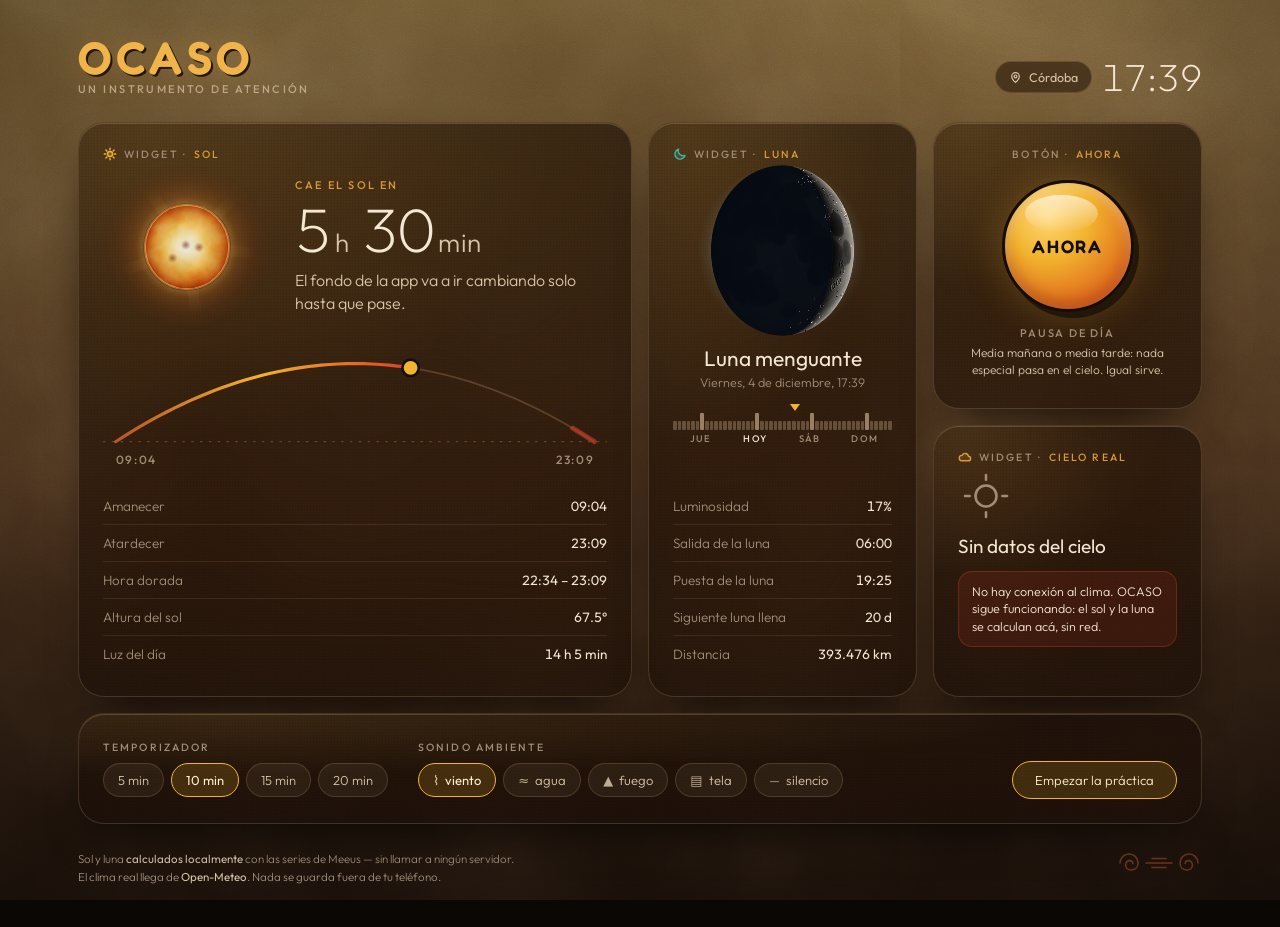
<file: index.html>
<!DOCTYPE html>
<html lang="es">
<head>
<meta charset="UTF-8">
<meta name="viewport" content="width=device-width, initial-scale=1, viewport-fit=cover">
<meta name="theme-color" content="#120B07">
<title>OCASO</title>
<meta name="description" content="OCASO no te dice que es hora de meditar: te muestra que el sol se pone en 40 minutos, hoy, donde estás. Sol, luna y cielo reales como disparador de la práctica.">
<link rel="preconnect" href="https://fonts.googleapis.com">
<link rel="preconnect" href="https://fonts.gstatic.com" crossorigin>
<link href="https://fonts.googleapis.com/css2?family=Fredoka:wght@400;500;600;700&family=Outfit:wght@200;300;400;500;600&display=swap" rel="stylesheet">
<link rel="icon" href="data:image/svg+xml,%3Csvg xmlns='http://www.w3.org/2000/svg' viewBox='0 0 32 32'%3E%3Crect width='32' height='32' rx='8' fill='%23140D08'/%3E%3Ccircle cx='16' cy='19' r='7' fill='%23F2B32E'/%3E%3Cpath d='M3 20h26' stroke='%23D9432A' stroke-width='2.5' stroke-linecap='round'/%3E%3C/svg%3E">
<style>
/* ==========================================================
   OCASO · Estética Fusionada
   Paleta terrosa continua · acentos saturados · turquesa sólo de noche
   Capas: barro rugoso → trazo grueso y tela → vidrio esmerilado
   ========================================================== */
:root{
  /* núcleo terroso (kasbah) */
  --ocre:#D99A3C;      --dorado:#F0B44A;   --siena:#B4552C;
  --terracota:#9C4A26; --marron:#3A2116;   --marron-negro:#1E120C;
  --negro:#0A0705;
  /* acentos saturados (Kodak) */
  --mostaza:#F2B32E;   --bermellon:#D9432A;
  /* contrapunto frío (moai / cielo nublado) — sólo de noche */
  --turquesa:#3FB3A6;  --frio:#5C7C8A;
  /* tinta (contorno cómic/tatuaje) */
  --tinta:#140D08;
  /* texto */
  --crema:#F4E7D3;     --arena:#D8C4A8;    --humo:#A08D77;

  /* variables vivas: las escribe el reloj de luz */
  --sky-1:#2A1A11; --sky-2:#160E09; --sky-3:#0A0705;
  --glow:#F0B44A; --glow-a:.30;
  --acento:#F2B32E;
  --cool:0;                    /* 0 de día, 1 de noche → habilita el turquesa */

  --glass:rgba(26,16,10,.60);
  --glass-hi:rgba(255,226,178,.20);
  --glass-line:rgba(255,205,140,.17);
  --r:26px;
  --pad:clamp(16px,2.2vw,24px);
}

*{box-sizing:border-box}
:focus-visible{outline:2px solid var(--mostaza); outline-offset:3px; border-radius:6px}
.btn-now:focus-visible{outline-offset:6px}
html,body{margin:0;padding:0}
html{-webkit-text-size-adjust:100%}
body{
  min-height:100vh; min-height:100dvh;
  font-family:'Outfit',system-ui,-apple-system,'Segoe UI',sans-serif;
  color:var(--crema);
  background:var(--negro);
  overflow-x:hidden;
  -webkit-font-smoothing:antialiased;
}

/* ---------- FONDO VIVO: un dato convertido en luz ---------- */
#sky{position:fixed; inset:0; z-index:0; pointer-events:none; overflow:hidden}
.sky-grad{
  position:absolute; inset:-2%;
  background:linear-gradient(178deg,var(--sky-1) 0%,var(--sky-2) 52%,var(--sky-3) 100%);
  transition:background 2.4s linear;
}
/* resplandor que sigue la posición real del sol / la luna */
.orb-glow{
  position:absolute; width:92vmax; height:92vmax; margin:-46vmax 0 0 -46vmax;
  border-radius:50%; opacity:var(--glow-a);
  background:radial-gradient(circle closest-side,var(--glow) 0%,color-mix(in srgb,var(--glow) 45%,transparent) 32%,transparent 68%);
  transition:opacity 2s linear, background 2s linear;
  will-change:transform;
}
#moonGlow{opacity:0; width:80vmax; height:80vmax; margin:-40vmax 0 0 -40vmax;
  background:radial-gradient(circle closest-side,rgba(158,214,225,.5) 0%,rgba(63,179,166,.16) 34%,transparent 70%)}
#stars{position:absolute; inset:0; opacity:0; transition:opacity 3s linear}
/* barro: mancha grande y rugosa */
.tex-adobe{
  position:absolute; inset:0; opacity:.5; mix-blend-mode:soft-light;
  background-image:url("data:image/svg+xml,%3Csvg xmlns='http://www.w3.org/2000/svg' width='700' height='700'%3E%3Cfilter id='a'%3E%3CfeTurbulence type='fractalNoise' baseFrequency='0.009' numOctaves='5' seed='7'/%3E%3CfeColorMatrix type='saturate' values='0'/%3E%3C/filter%3E%3Crect width='700' height='700' filter='url(%23a)'/%3E%3C/svg%3E");
  background-size:900px 900px;
}
/* aerógrafo: grano fino sobre toda la superficie */
.grain{
  position:absolute; inset:0; opacity:.20; mix-blend-mode:overlay;
  background-image:url("data:image/svg+xml,%3Csvg xmlns='http://www.w3.org/2000/svg' width='220' height='220'%3E%3Cfilter id='n'%3E%3CfeTurbulence type='fractalNoise' baseFrequency='0.85' numOctaves='4' stitchTiles='stitch'/%3E%3C/filter%3E%3Crect width='220' height='220' filter='url(%23n)'/%3E%3C/svg%3E");
  background-size:220px 220px;
}
.vignette{position:absolute; inset:0;
  background:radial-gradient(ellipse 120% 92% at 50% 34%,transparent 40%,rgba(8,5,3,.62) 100%)}

/* ---------- ESTRUCTURA ---------- */
.wrap{position:relative; z-index:1; max-width:1180px; margin:0 auto;
  padding:clamp(18px,3vw,34px) clamp(14px,3vw,28px) 40px;
  padding-bottom:calc(40px + env(safe-area-inset-bottom))}

header{display:flex; align-items:flex-end; justify-content:space-between;
  gap:14px; flex-wrap:wrap; margin-bottom:clamp(16px,2.4vw,26px)}
.brand{display:flex; flex-direction:column; gap:2px}
.wordmark{
  font-family:'Fredoka',sans-serif; font-weight:600; font-size:clamp(30px,5.2vw,46px);
  letter-spacing:.10em; line-height:1; color:var(--dorado);
  text-shadow:2px 2px 0 rgba(20,13,8,.85), 0 0 34px rgba(240,180,74,.28);
}
.tagline{font-size:11px; letter-spacing:.22em; text-transform:uppercase;
  color:var(--arena); opacity:.72; font-weight:500}
.head-right{display:flex; align-items:center; gap:10px; flex-wrap:wrap}
.clock{font-weight:200; font-size:clamp(26px,4.4vw,38px); line-height:1;
  letter-spacing:.01em; font-variant-numeric:tabular-nums; color:var(--crema)}

/* chip de ubicación */
.chip{
  display:inline-flex; align-items:center; gap:7px; cursor:pointer;
  font:inherit; font-size:12.5px; font-weight:400; color:var(--arena);
  background:rgba(30,19,12,.55); border:1px solid var(--glass-line);
  padding:7px 13px; border-radius:999px; backdrop-filter:blur(14px) saturate(1.3);
  -webkit-backdrop-filter:blur(14px) saturate(1.3); transition:.2s;
}
.chip:hover{border-color:rgba(255,205,140,.36); color:var(--crema)}
.chip svg{width:13px; height:13px; flex:none}

/* ---------- BENTO: cuadrícula ordenada, contenido orgánico ---------- */
.bento{display:grid; grid-template-columns:repeat(4,minmax(0,1fr));
  gap:clamp(11px,1.5vw,16px)}
.card{
  position:relative; overflow:hidden; border-radius:var(--r); padding:var(--pad);
  background:var(--glass);
  backdrop-filter:blur(26px) saturate(1.45); -webkit-backdrop-filter:blur(26px) saturate(1.45);
  border:1px solid var(--glass-line);
  box-shadow:0 22px 48px -22px rgba(0,0,0,.85), inset 0 1px 0 var(--glass-hi);
  display:flex; flex-direction:column; min-width:0;
}
/* el resplandor cálido que atraviesa el vidrio */
.card::before{content:''; position:absolute; inset:0; pointer-events:none;
  background:radial-gradient(120% 90% at 12% 0%,rgba(240,180,74,.13),transparent 62%)}
/* trama textil sobre cada panel */
.card::after{content:''; position:absolute; inset:0; pointer-events:none; opacity:.055;
  background-image:repeating-linear-gradient(0deg,#000 0 1px,transparent 1px 3px),
                   repeating-linear-gradient(90deg,#000 0 1px,transparent 1px 3px)}
.card>*{position:relative; z-index:1}

.c-sun{grid-column:span 2; grid-row:span 2}
.c-moon{grid-column:span 1; grid-row:span 2;
  box-shadow:0 22px 48px -22px rgba(0,0,0,.85), inset 0 1px 0 var(--glass-hi),
             inset 0 0 60px -18px rgba(63,179,166,calc(var(--cool) * .55))}
.c-now{grid-column:span 1}
.c-sky{grid-column:span 1}
.c-timer{grid-column:1/-1}

/* versalitas: orden dentro del caos orgánico */
.label{display:flex; align-items:center; gap:7px; font-size:10.5px; font-weight:500;
  letter-spacing:.2em; text-transform:uppercase; color:var(--humo); margin-bottom:2px}
.label svg{width:14px; height:14px; flex:none}
.label b{font-weight:500; color:var(--ocre)}

.big{font-weight:200; font-size:clamp(38px,5.6vw,62px); line-height:.98;
  letter-spacing:-.022em; font-variant-numeric:tabular-nums}
.big em{font-style:normal; font-weight:300; font-size:.42em; letter-spacing:.02em;
  color:var(--arena); margin-left:.18em}
.lede{font-size:clamp(14px,1.5vw,16px); font-weight:300; color:var(--arena); line-height:1.45}
.rows{margin-top:auto; padding-top:14px; display:flex; flex-direction:column}
.row{display:flex; justify-content:space-between; align-items:baseline; gap:10px;
  padding:9px 0; border-top:1px solid rgba(255,205,140,.10); font-size:13.5px}
.row:first-child{border-top:0}
.row span{color:var(--humo); font-weight:300}
.row b{font-weight:400; font-variant-numeric:tabular-nums; color:var(--crema)}

/* ---------- SOL ---------- */
.sun-top{display:flex; gap:clamp(14px,2vw,24px); align-items:center; flex-wrap:wrap}
#sunCanvas{width:clamp(112px,15vw,168px); height:clamp(112px,15vw,168px);
  flex:none; display:block}
.sun-txt{min-width:0; flex:1 1 190px}
.sun-kicker{font-size:11px; font-weight:500; letter-spacing:.2em; text-transform:uppercase;
  color:var(--ocre); margin-bottom:7px}
.sun-txt .lede{margin-top:9px}
/* arco solar: el día entero de un vistazo */
.arc{margin:20px 0 2px; width:100%; height:auto; max-height:200px; display:block; overflow:visible}
.arc .horizon{stroke:rgba(255,205,140,.22); stroke-width:1; stroke-dasharray:2 5}
.arc .path{fill:none; stroke:rgba(255,205,140,.20); stroke-width:1.5}
.arc .done{fill:none; stroke:url(#arcgrad); stroke-width:2.5; stroke-linecap:round}
.arc .golden{fill:none; stroke:var(--bermellon); stroke-width:4; stroke-linecap:round; opacity:.55}
.arc text{font-family:'Outfit'; font-size:9.5px; font-weight:500; letter-spacing:.14em;
  fill:var(--humo); text-transform:uppercase}

/* ---------- LUNA ---------- */
.moon-wrap{display:flex; justify-content:center; padding:2px 0 10px}
#moonCanvas{width:min(252px,78%); aspect-ratio:1; display:block}
.moon-name{font-size:clamp(17px,2vw,21px); font-weight:400; text-align:center;
  line-height:1.2; text-wrap:balance}
.moon-date{font-size:12.5px; font-weight:300; color:var(--humo); text-align:center; margin-top:3px}
/* regla de fases, como el widget de referencia */
.strip{position:relative; height:38px; margin:16px 0 4px}
.ticks{position:absolute; inset:0 0 14px; display:flex; align-items:flex-end;
  justify-content:space-between; gap:1px}
.ticks i{flex:1 1 0; background:rgba(255,225,190,.26); height:9px; border-radius:1px}
.ticks i.day{height:17px; background:rgba(255,225,190,.5)}
.strip .marker{position:absolute; top:-2px; width:0; height:0; transform:translateX(-50%);
  border-left:5px solid transparent; border-right:5px solid transparent;
  border-top:7px solid var(--acento)}
.strip .days{position:absolute; left:0; right:0; bottom:0; height:12px}
.strip .days b{position:absolute; transform:translateX(-50%); font-size:9.5px; font-weight:500;
  letter-spacing:.13em; color:var(--humo); text-transform:uppercase; white-space:nowrap}
.strip .days b.now{color:var(--crema)}

/* ---------- CIELO ---------- */
.sky-icon{width:56px; height:56px; margin:2px 0 10px}
.sky-state{font-size:clamp(16px,1.8vw,19px); font-weight:400; line-height:1.3; text-wrap:balance}
.decision{margin-top:12px; padding:11px 13px; border-radius:14px;
  background:rgba(217,67,42,.13); border:1px solid rgba(217,67,42,.3);
  font-size:12.5px; font-weight:300; color:var(--crema); line-height:1.4}
.decision b{font-weight:500; color:var(--mostaza)}

/* ---------- AHORA: el único objeto de plástico ---------- */
.c-now{gap:12px}
.now-label{justify-content:center; white-space:nowrap}
.now-body{flex:1; display:flex; flex-direction:column; align-items:center;
  justify-content:center; gap:14px; text-align:center}
.now-txt{display:flex; flex-direction:column; gap:5px; min-width:0}
.now-kicker{font-size:12px; font-weight:300; color:var(--arena); line-height:1.4}
.btn-now{
  position:relative; width:clamp(104px,13vw,132px); aspect-ratio:1; border-radius:50%;
  border:3px solid var(--tinta); cursor:pointer; flex:none;
  background:radial-gradient(circle at 34% 26%,#FFD97A 0%,var(--mostaza) 34%,#E2761F 68%,var(--bermellon) 100%);
  box-shadow:5px 6px 0 rgba(14,9,5,.62), inset 0 -7px 14px rgba(140,45,15,.45),
             inset 0 5px 12px rgba(255,240,190,.5), 0 0 40px rgba(242,179,46,.26);
  font-family:'Fredoka',sans-serif; font-weight:600; font-size:clamp(15px,1.8vw,18px);
  letter-spacing:.1em; color:var(--tinta); text-transform:uppercase;
  transition:transform .12s cubic-bezier(.3,1.4,.5,1), box-shadow .12s;
}
/* el brillo satinado del plástico moldeado */
.btn-now::after{content:''; position:absolute; left:16%; right:26%; top:9%; height:30%;
  border-radius:50%; background:linear-gradient(180deg,rgba(255,255,255,.62),rgba(255,255,255,0));
  pointer-events:none}
.btn-now:hover{transform:translate(-1px,-1px); box-shadow:6px 7px 0 rgba(14,9,5,.62),
  inset 0 -7px 14px rgba(140,45,15,.45), inset 0 5px 12px rgba(255,240,190,.5), 0 0 52px rgba(242,179,46,.36)}
.btn-now:active{transform:translate(4px,5px); box-shadow:1px 1px 0 rgba(14,9,5,.62),
  inset 0 -5px 12px rgba(140,45,15,.5), inset 0 4px 10px rgba(255,240,190,.42)}
.now-sub{font-size:11px; letter-spacing:.16em; text-transform:uppercase; color:var(--humo); font-weight:500}

/* ---------- TEMPORIZADOR ---------- */
.c-timer{flex-direction:row; align-items:center; gap:clamp(14px,2.4vw,30px); flex-wrap:wrap}
.t-block{display:flex; flex-direction:column; gap:9px; min-width:0}
.t-block>span{font-size:10.5px; font-weight:500; letter-spacing:.2em;
  text-transform:uppercase; color:var(--humo)}
.opts{display:flex; gap:7px; flex-wrap:wrap}
.opt{font:inherit; font-size:13px; font-weight:300; color:var(--arena); cursor:pointer;
  background:rgba(255,225,190,.06); border:1px solid rgba(255,205,140,.16);
  padding:8px 14px; border-radius:999px; transition:.16s; white-space:nowrap}
.opt:hover{border-color:rgba(255,205,140,.4); color:var(--crema)}
.opt[aria-pressed="true"]{background:rgba(242,179,46,.17); border-color:var(--mostaza);
  color:#FFEFCE; font-weight:400}
.opt .em{display:inline-block; margin-right:6px; opacity:.85}
.t-go{margin-left:auto}

/* ---------- PRÁCTICA (pantalla completa) ---------- */
.practice{position:fixed; inset:0; z-index:60; display:none; place-items:center;
  padding:24px; text-align:center; overflow:auto;
  background:radial-gradient(ellipse 80% 70% at 50% 42%,rgba(38,23,14,.90),rgba(6,4,3,.975));
  backdrop-filter:blur(28px) saturate(1.2); -webkit-backdrop-filter:blur(28px) saturate(1.2)}
.practice.on{display:grid; animation:fade .5s ease}
@keyframes fade{from{opacity:0}to{opacity:1}}
.p-inner{max-width:440px; width:100%; display:flex; flex-direction:column;
  align-items:center; gap:clamp(12px,2.2vh,20px); margin:auto; padding:12px 0}
.p-kicker{font-size:10.5px; letter-spacing:.24em; text-transform:uppercase; color:var(--ocre); font-weight:500}
.p-title{font-family:'Fredoka',sans-serif; font-weight:500; font-size:clamp(26px,4.6vw,38px);
  line-height:1.1; letter-spacing:.01em; text-wrap:balance}
.p-steps{font-size:14.5px; font-weight:300; color:var(--arena); line-height:1.55;
  max-width:360px; display:flex; flex-direction:column; gap:10px; text-align:left}
.p-steps div{position:relative; padding-left:20px}
.p-steps div::before{content:''; position:absolute; left:0; top:.62em; width:10px; height:2px;
  border-radius:2px; background:var(--ocre); opacity:.7}
.ring-wrap{position:relative; width:min(260px,74vw); aspect-ratio:1; display:grid; place-items:center}
.ring{position:absolute; inset:0; transform:rotate(-90deg)}
.ring circle{fill:none; stroke-linecap:round}
.ring .bg{stroke:rgba(255,225,190,.12); stroke-width:3}
.ring .halo{stroke:var(--acento); stroke-width:7; opacity:.22}
.ring .fg{stroke:var(--acento); stroke-width:3}
.breath{width:52%; aspect-ratio:1; border-radius:50%; border:2.5px solid var(--tinta);
  background:radial-gradient(circle at 34% 26%,#FFE9AE 0%,#F2A83A 42%,#D9512A 100%);
  box-shadow:0 10px 30px -8px rgba(0,0,0,.6), inset 0 -8px 18px rgba(150,50,16,.45),
             inset 0 6px 14px rgba(255,240,200,.5);
  display:grid; place-items:center; transition:transform .3s linear}
.breath span{font-size:12px; letter-spacing:.2em; text-transform:uppercase;
  color:var(--tinta); font-weight:600; text-shadow:0 1px 0 rgba(255,235,190,.5)}
.p-time{font-weight:200; font-size:clamp(34px,6vw,46px); font-variant-numeric:tabular-nums;
  letter-spacing:.01em; line-height:1}
.p-actions{display:flex; gap:9px; flex-wrap:wrap; justify-content:center}

/* ---------- pie ---------- */
footer{margin-top:26px; display:flex; justify-content:space-between; gap:14px;
  flex-wrap:wrap; font-size:11.5px; font-weight:300; color:var(--humo); line-height:1.6}
footer b{font-weight:400; color:var(--arena)}
.tribal{opacity:.5}

/* ---------- panel de ubicación ---------- */
.sheet{position:fixed; inset:0; z-index:70; display:none; place-items:center; padding:20px;
  background:rgba(6,4,3,.72); backdrop-filter:blur(12px); -webkit-backdrop-filter:blur(12px)}
.sheet.on{display:grid}
.sheet-in{width:min(400px,100%); background:rgba(34,22,15,.94); border:1px solid var(--glass-line);
  border-radius:22px; padding:22px; box-shadow:0 30px 70px -20px #000;
  display:flex; flex-direction:column; gap:12px}
.sheet-in h3{margin:0; font-family:'Fredoka',sans-serif; font-weight:500; font-size:19px}
.sheet-in input{font:inherit; font-size:14px; font-weight:300; color:var(--crema);
  background:rgba(255,225,190,.07); border:1px solid rgba(255,205,140,.2);
  border-radius:12px; padding:11px 14px; outline:none; width:100%}
.sheet-in input:focus{border-color:var(--mostaza)}
.results{display:flex; flex-direction:column; gap:5px; max-height:210px; overflow:auto}
.results button{font:inherit; font-size:13.5px; font-weight:300; text-align:left; cursor:pointer;
  color:var(--arena); background:transparent; border:1px solid transparent;
  border-radius:11px; padding:9px 12px; transition:.15s}
.results button:hover{background:rgba(255,225,190,.07); border-color:rgba(255,205,140,.2);
  color:var(--crema)}
.results button small{display:block; color:var(--humo); font-size:11px; margin-top:2px}
.note{font-size:11.5px; color:var(--humo); font-weight:300; line-height:1.5}

/* ---------- responsive ---------- */
@media (max-width:1080px){
  .bento{grid-template-columns:repeat(2,minmax(0,1fr))}
  .c-sun{grid-column:span 2; grid-row:span 1}
  .c-moon{grid-column:span 1; grid-row:span 2;
  box-shadow:0 22px 48px -22px rgba(0,0,0,.85), inset 0 1px 0 var(--glass-hi),
             inset 0 0 60px -18px rgba(63,179,166,calc(var(--cool) * .55))}
  .c-now,.c-sky{grid-column:span 1}
}
@media (max-width:660px){
  :root{--r:22px}
  .bento{grid-template-columns:minmax(0,1fr)}
  .c-sun,.c-moon,.c-now,.c-sky,.c-timer{grid-column:span 1; grid-row:auto}
  .c-sun{order:1} .c-now{order:2} .c-moon{order:3} .c-sky{order:4} .c-timer{order:5}
  .now-label{justify-content:flex-start}
  .now-body{flex-direction:row; text-align:left; gap:18px}
  .now-txt{align-items:flex-start; text-align:left}
  .c-timer{flex-direction:column; align-items:stretch}
  .t-go{margin-left:0}
  #moonCanvas{width:min(248px,74%)}
  header{align-items:center}
}
@media (prefers-reduced-motion:reduce){
  *{animation-duration:.01ms!important; transition-duration:.01ms!important}
}
</style>
</head>
<body>

<div id="sky" aria-hidden="true">
  <div class="sky-grad"></div>
  <div class="orb-glow" id="sunGlow"></div>
  <div class="orb-glow" id="moonGlow"></div>
  <canvas id="stars"></canvas>
  <div class="tex-adobe"></div>
  <div class="grain"></div>
  <div class="vignette"></div>
</div>

<div class="wrap">
  <header>
    <div class="brand">
      <div class="wordmark">OCASO</div>
      <div class="tagline">Un instrumento de atención</div>
    </div>
    <div class="head-right">
      <button class="chip" id="locChip">
        <svg viewBox="0 0 24 24" fill="none" stroke="currentColor" stroke-width="2.2" stroke-linecap="round" stroke-linejoin="round">
          <path d="M12 21s7-6.2 7-11a7 7 0 1 0-14 0c0 4.8 7 11 7 11z"/><circle cx="12" cy="10" r="2.6"/>
        </svg>
        <span id="locName">buscando…</span>
      </button>
      <div class="clock" id="clock">--:--</div>
    </div>
  </header>

  <main class="bento">

    <!-- ================= SOL ================= -->
    <section class="card c-sun">
      <div class="label">
        <svg viewBox="0 0 24 24" fill="none" stroke="var(--mostaza)" stroke-width="2.4" stroke-linecap="round">
          <circle cx="12" cy="12" r="4.4" fill="rgba(242,179,46,.3)"/>
          <path d="M12 2.2v2.4M12 19.4v2.4M2.2 12h2.4M19.4 12h2.4M5 5l1.7 1.7M17.3 17.3 19 19M19 5l-1.7 1.7M6.7 17.3 5 19"/>
        </svg>
        WIDGET · <b>SOL</b>
      </div>
      <div class="sun-top">
        <canvas id="sunCanvas" width="340" height="340" aria-label="El sol en 3D"></canvas>
        <div class="sun-txt">
          <div class="sun-kicker" id="sunKicker">calculando</div>
          <div class="big" id="sunBig">—</div>
          <div class="lede" id="sunLede">Calculando la posición real del sol…</div>
        </div>
      </div>
      <svg class="arc" id="sunArc" viewBox="0 0 400 96" aria-hidden="true">
        <defs>
          <linearGradient id="arcgrad" x1="0" x2="1">
            <stop offset="0" stop-color="#B4552C"/><stop offset=".5" stop-color="#F2B32E"/>
            <stop offset="1" stop-color="#D9432A"/>
          </linearGradient>
        </defs>
        <line class="horizon" x1="0" y1="72" x2="400" y2="72"/>
        <path class="path" id="arcPath" d="M10 72 Q200 -52 390 72"/>
        <path class="golden" id="arcGolden" d=""/>
        <path class="done" id="arcDone" d=""/>
        <g id="arcMark"><circle r="6.5" fill="var(--mostaza)" stroke="var(--tinta)" stroke-width="2"/></g>
        <text x="10" y="90" id="arcL">—</text>
        <text x="390" y="90" text-anchor="end" id="arcR">—</text>
      </svg>
      <div class="rows" id="sunRows"></div>
    </section>

    <!-- ================= LUNA ================= -->
    <section class="card c-moon">
      <div class="label">
        <svg viewBox="0 0 24 24" fill="none" stroke="var(--turquesa)" stroke-width="2.4" stroke-linejoin="round">
          <path d="M20.5 14.5A8.6 8.6 0 0 1 9.4 3.6 8.8 8.8 0 1 0 20.5 14.5z" fill="rgba(63,179,166,.18)"/>
        </svg>
        WIDGET · <b>LUNA</b>
      </div>
      <div class="moon-wrap"><canvas id="moonCanvas" width="380" height="380" aria-label="La luna en 3D con su fase real"></canvas></div>
      <div class="moon-name" id="moonName">—</div>
      <div class="moon-date" id="moonDate">—</div>
      <div class="strip">
        <div class="ticks" id="ticks"></div>
        <div class="marker" id="stripMark" style="left:50%"></div>
        <div class="days" id="stripDays"></div>
      </div>
      <div class="rows" id="moonRows"></div>
    </section>

    <!-- ================= AHORA ================= -->
    <section class="card c-now">
      <div class="label now-label">BOTÓN · <b>AHORA</b></div>
      <div class="now-body">
        <button class="btn-now" id="btnNow">Ahora</button>
        <div class="now-txt">
          <div class="now-sub" id="nowTitle">—</div>
          <div class="now-kicker" id="nowKicker">Cruza hora, cielo y luna reales. Sin menú.</div>
        </div>
      </div>
    </section>

    <!-- ================= CIELO ================= -->
    <section class="card c-sky">
      <div class="label">
        <svg viewBox="0 0 24 24" fill="none" stroke="var(--ocre)" stroke-width="2.4" stroke-linecap="round" stroke-linejoin="round">
          <path d="M6.5 18.5h11a3.9 3.9 0 0 0 .3-7.8 5.6 5.6 0 0 0-10.7-1.4 4.1 4.1 0 0 0-.6 9.2z" fill="rgba(217,154,60,.16)"/>
        </svg>
        WIDGET · <b>CIELO REAL</b>
      </div>
      <div id="skyIcon" class="sky-icon"></div>
      <div class="sky-state" id="skyState">Leyendo el cielo…</div>
      <div class="decision" id="skyDecision">El clima real decide la forma de la práctica.</div>
      <div class="rows" id="skyRows"></div>
    </section>

    <!-- ================= TEMPORIZADOR ================= -->
    <section class="card c-timer">
      <div class="t-block">
        <span>Temporizador</span>
        <div class="opts" id="durs"></div>
      </div>
      <div class="t-block">
        <span>Sonido ambiente</span>
        <div class="opts" id="sounds"></div>
      </div>
      <div class="t-block t-go">
        <span style="opacity:0">Empezar</span>
        <div class="opts"><button class="opt" id="btnStart"
          style="background:rgba(242,179,46,.16);border-color:var(--mostaza);color:#FFEFCE;padding:10px 22px">
          Empezar la práctica</button></div>
      </div>
    </section>
  </main>

  <footer>
    <div>Sol y luna <b>calculados localmente</b> con las series de Meeus — sin llamar a ningún servidor.<br>
      El clima real llega de <b>Open-Meteo</b>. Nada se guarda fuera de tu teléfono.</div>
    <div class="tribal">
      <svg width="86" height="26" viewBox="0 0 86 26" fill="none" stroke="var(--siena)" stroke-width="1.6" stroke-linecap="round">
        <path d="M4 13c0-5 4-9 9-9s9 4 9 9-3.6 7-7 7-5.4-2.4-5.4-5 2-4.4 4-4.4 3.2 1.4 3.2 3"/>
        <path d="M82 13c0-5-4-9-9-9s-9 4-9 9 3.6 7 7 7 5.4-2.4 5.4-5-2-4.4-4-4.4-3.2 1.4-3.2 3"/>
        <path d="M30 13h26M36 8.5h14M36 17.5h14"/>
      </svg>
    </div>
  </footer>
</div>

<!-- ================= PRÁCTICA ================= -->
<div class="practice" id="practice" role="dialog" aria-modal="true">
  <div class="p-inner">
    <div class="p-kicker" id="pKicker">—</div>
    <div class="p-title" id="pTitle">—</div>
    <div class="ring-wrap">
      <svg class="ring" viewBox="0 0 100 100">
        <circle class="bg" cx="50" cy="50" r="47"/>
        <circle class="halo" id="ringHalo" cx="50" cy="50" r="47"
          stroke-dasharray="295.3" stroke-dashoffset="0"/>
        <circle class="fg" id="ringFg" cx="50" cy="50" r="47"
          stroke-dasharray="295.3" stroke-dashoffset="0"/>
      </svg>
      <div class="breath" id="breath"><span id="breathTxt">inhalá</span></div>
    </div>
    <div class="p-time" id="pTime">00:00</div>
    <div class="p-steps" id="pSteps"></div>
    <div class="p-actions">
      <button class="opt" id="pSound">🔈 sonido</button>
      <button class="opt" id="pEnd">terminar</button>
    </div>
  </div>
</div>

<!-- ================= UBICACIÓN ================= -->
<div class="sheet" id="sheet">
  <div class="sheet-in">
    <h3>¿Dónde estás parado?</h3>
    <p class="note">OCASO necesita tu punto exacto: el atardecer no pasa a la misma hora
      a 200 km de distancia.</p>
    <button class="opt" id="useGps" style="align-self:flex-start">Usar mi ubicación</button>
    <input id="citySearch" type="text" placeholder="o buscá una ciudad…" autocomplete="off">
    <div class="results" id="cityResults"></div>
    <button class="opt" id="sheetClose" style="align-self:flex-end">cerrar</button>
  </div>
</div>

<script type="module">
'use strict';

/* ============================================================
   1 · ASTRONOMÍA — Meeus, Astronomical Algorithms
   Sol y luna se calculan acá; no hay API de por medio.
   ============================================================ */
const RAD=Math.PI/180, DEG=180/Math.PI, J1970=2440588, J2000=2451545, DAY=86400000;
const sin=Math.sin,cos=Math.cos,tan=Math.tan,asin=Math.asin,atan=Math.atan2,acos=Math.acos;
const toJulian=d=>d.valueOf()/DAY-0.5+J1970;
const toDays=d=>toJulian(d)-J2000;
const norm360=x=>((x%360)+360)%360;
const normRad=x=>((x%(2*Math.PI))+2*Math.PI)%(2*Math.PI);

const obliquity=T=>(23.4392911-0.0130042*T-1.64e-7*T*T+5.036e-7*T**3)*RAD;
const siderealTime=(d,lw)=>(280.16+360.9856235*d)*RAD-lw;
const rightAsc=(l,b,e)=>atan(sin(l)*cos(e)-tan(b)*sin(e),cos(l));
const decl=(l,b,e)=>asin(sin(b)*cos(e)+cos(b)*sin(e)*sin(l));
const alt=(H,phi,dec)=>asin(sin(phi)*sin(dec)+cos(phi)*cos(dec)*cos(H));
const azi=(H,phi,dec)=>atan(sin(H),cos(H)*sin(phi)-tan(dec)*cos(phi));
const parallactic=(H,phi,dec)=>atan(sin(H),tan(phi)*cos(dec)-sin(dec)*cos(H));

function sunCoords(d){
  const M=(357.5291+0.98560028*d)*RAD;
  const C=(1.9148*sin(M)+0.02*sin(2*M)+0.0003*sin(3*M))*RAD;
  const L=M+C+102.9372*RAD+Math.PI;
  const T=d/36525, e=obliquity(T);
  const ecc=0.016708634-0.000042037*T, nu=M+C;
  const R=1.000001018*(1-ecc*ecc)/(1+ecc*cos(nu));
  return {dec:decl(L,0,e), ra:rightAsc(L,0,e), lon:L, distKm:R*149597870.7};
}
function sunPosition(date,lat,lon){
  const lw=-lon*RAD, phi=lat*RAD, d=toDays(date), c=sunCoords(d);
  const H=siderealTime(d,lw)-c.ra;
  return {azimuth:normRad(azi(H,phi,c.dec)+Math.PI)*DEG, altitude:alt(H,phi,c.dec)*DEG,
          dec:c.dec, ra:c.ra, distKm:c.distKm};
}

/* Términos periódicos principales de la Luna (Meeus 47.A / 47.B) */
const TL=[[0,0,1,0,6288774,-20905355],[2,0,-1,0,1274027,-3699111],[2,0,0,0,658314,-2955968],
[0,0,2,0,213618,-569925],[0,1,0,0,-185116,48888],[0,0,0,2,-114332,-3149],
[2,0,-2,0,58793,246158],[2,-1,-1,0,57066,-152138],[2,0,1,0,53322,-170733],
[2,-1,0,0,45758,-204586],[0,1,-1,0,-40923,-129620],[1,0,0,0,-34720,108743],
[0,1,1,0,-30383,104755],[2,0,0,-2,15327,10321],[0,0,1,2,-12528,0],
[0,0,1,-2,10980,79661],[4,0,-1,0,10675,-34782],[0,0,3,0,10034,-23210],
[4,0,-2,0,8548,-21636],[2,1,-1,0,-7888,24208],[2,1,0,0,-6766,30824],
[1,0,-1,0,-5163,-8379],[1,1,0,0,4987,-16675],[2,-1,1,0,4036,-12831],
[2,0,2,0,3994,-10445],[4,0,0,0,3861,-11650],[2,0,-3,0,3665,14403],
[0,1,-2,0,-2689,-7003],[2,0,-1,2,-2602,0],[2,-1,-2,0,2390,10056],
[1,0,1,0,-2348,6322],[2,-2,0,0,2236,-9884],[0,1,2,0,-2120,5751],
[0,2,0,0,-2069,0],[2,-2,-1,0,2048,-4950],[2,0,1,-2,-1773,4130],
[2,0,0,2,-1595,0],[4,-1,-1,0,1215,-3958],[0,0,2,2,-1110,0],
[3,0,-1,0,-892,3258],[2,1,1,0,-810,2616],[4,-1,-2,0,759,-1897],
[0,2,-1,0,-713,-2117],[2,2,-1,0,-700,2354],[2,1,-2,0,691,0],
[2,-1,0,-2,596,0],[4,0,1,0,549,-1423],[0,0,4,0,537,-1117],
[4,-1,0,0,520,-1571],[1,0,-2,0,-487,-1739],[2,1,0,-2,-399,0],
[0,0,2,-2,-381,-4421],[1,1,1,0,351,0],[3,0,-2,0,-340,0],
[4,0,-3,0,330,0],[2,-1,2,0,327,0],[0,2,1,0,-323,1165],
[1,1,-1,0,299,0],[2,0,3,0,294,0],[2,0,-1,-2,0,8752]];
const TB=[[0,0,0,1,5128122],[0,0,1,1,280602],[0,0,1,-1,277693],[2,0,0,-1,173237],
[2,0,-1,1,55413],[2,0,-1,-1,46271],[2,0,0,1,32573],[0,0,2,1,17198],
[2,0,1,-1,9266],[0,0,2,-1,8822],[2,-1,0,-1,8216],[2,0,-2,-1,4324],
[2,0,1,1,4200],[2,1,0,-1,-3359],[2,-1,-1,1,2463],[2,-1,0,1,2211],
[2,-1,-1,-1,2065],[0,1,-1,-1,-1870],[4,0,-1,-1,1828],[0,1,0,1,-1794],
[0,0,0,3,-1749],[0,1,-1,1,-1565],[1,0,0,1,-1491],[0,1,1,1,-1475],
[0,1,1,-1,-1410],[0,1,0,-1,-1344],[1,0,0,-1,-1335],[0,0,3,1,1107],
[4,0,0,-1,1021],[4,0,-1,1,833],[0,0,1,-3,777],[4,0,-2,1,671],
[2,0,0,-3,607],[2,0,2,-1,596],[2,-1,1,-1,491],[2,0,-2,1,-451],
[0,0,3,-1,439],[2,0,2,1,422],[2,0,-3,-1,421],[2,1,-1,1,-366],
[2,1,0,1,-351],[4,0,0,1,331],[2,-1,1,1,315],[2,-2,0,-1,302],
[0,0,1,3,-283],[2,1,1,-1,-229],[1,1,0,-1,223],[1,1,0,1,223],
[0,1,-2,-1,-220],[2,1,-1,-1,-220],[1,0,1,1,-185],[2,-1,-2,-1,181],
[0,1,2,1,-177],[4,0,-2,-1,176],[4,-1,-1,-1,166],[1,0,1,-1,-164],
[4,0,1,-1,132],[1,0,-1,-1,-119],[4,-1,0,-1,115],[2,-2,0,1,107]];

function moonCoords(d){
  const T=d/36525, T2=T*T, T3=T2*T, T4=T3*T;
  const Lp=norm360(218.3164477+481267.88123421*T-0.0015786*T2+T3/538841-T4/65194000);
  const D=norm360(297.8501921+445267.1114034*T-0.0018819*T2+T3/545868-T4/113065000);
  const M=norm360(357.5291092+35999.0502909*T-0.0001536*T2+T3/24490000);
  const Mp=norm360(134.9633964+477198.8675055*T+0.0087414*T2+T3/69699-T4/14712000);
  const F=norm360(93.2720950+483202.0175233*T-0.0036539*T2-T3/3526000+T4/863310000);
  const A1=norm360(119.75+131.849*T), A2=norm360(53.09+479264.290*T), A3=norm360(313.45+481266.484*T);
  const E=1-0.002516*T-0.0000074*T2;
  const Dr=D*RAD,Mr=M*RAD,Mpr=Mp*RAD,Fr=F*RAD;
  let sL=0,sR=0,sB=0;
  for(const[a,b,c,dd,cl,cr] of TL){
    const arg=a*Dr+b*Mr+c*Mpr+dd*Fr;
    const e=Math.abs(b)===1?E:Math.abs(b)===2?E*E:1;
    sL+=cl*e*sin(arg); sR+=cr*e*cos(arg);
  }
  for(const[a,b,c,dd,cb] of TB){
    const arg=a*Dr+b*Mr+c*Mpr+dd*Fr;
    const e=Math.abs(b)===1?E:Math.abs(b)===2?E*E:1;
    sB+=cb*e*sin(arg);
  }
  sL+=3958*sin(A1*RAD)+1962*sin((Lp-F)*RAD)+318*sin(A2*RAD);
  sB+=-2235*sin(Lp*RAD)+382*sin(A3*RAD)+175*sin((A1-F)*RAD)+175*sin((A1+F)*RAD)
      +127*sin((Lp-Mp)*RAD)-115*sin((Lp+Mp)*RAD);
  const lambda=(Lp+sL/1e6)*RAD, beta=(sB/1e6)*RAD, dist=385000.56+sR/1000;
  const e=obliquity(T);
  return {ra:rightAsc(lambda,beta,e), dec:decl(lambda,beta,e), lambda, beta, dist,
          parallax:asin(6378.14/dist)*DEG};
}
const refraction=h=>0.0002967/Math.tan(Math.max(0,h)+0.00312536/(Math.max(0,h)+0.08901179));
function moonPosition(date,lat,lon){
  const lw=-lon*RAD, phi=lat*RAD, d=toDays(date), c=moonCoords(d);
  const H=siderealTime(d,lw)-c.ra, h=alt(H,phi,c.dec);
  return {azimuth:normRad(azi(H,phi,c.dec)+Math.PI)*DEG, altitude:(h+refraction(h))*DEG,
          altitudeGeo:h*DEG, parallax:c.parallax, distance:c.dist,
          parallacticAngle:parallactic(H,phi,c.dec), ra:c.ra, dec:c.dec, lambda:c.lambda};
}
function moonIllumination(date,lat,lon){
  const d=toDays(date), s=sunCoords(d), m=moonCoords(d);
  const psi=acos(sin(s.dec)*sin(m.dec)+cos(s.dec)*cos(m.dec)*cos(s.ra-m.ra));
  const inc=atan(s.distKm*sin(psi), m.dist-s.distKm*cos(psi));
  const chi=atan(cos(s.dec)*sin(s.ra-m.ra),
                 sin(s.dec)*cos(m.dec)-cos(s.dec)*sin(m.dec)*cos(s.ra-m.ra));
  const phase=normRad(m.lambda-s.lon)/(2*Math.PI);
  return {fraction:(1+cos(inc))/2, phase, phaseAngle:inc, angle:chi,
          waxing:phase<0.5, distance:m.dist};
}
function moonPhaseName(p,k){
  if(k<0.02) return 'Luna nueva';
  if(k>0.985) return 'Luna llena';
  if(p<0.235) return 'Luna creciente';
  if(p<0.285) return 'Cuarto creciente';
  if(p<0.5)   return 'Luna gibosa creciente';
  if(p<0.515) return 'Luna llena';
  if(p<0.735) return 'Luna gibosa menguante';
  if(p<0.785) return 'Cuarto menguante';
  return 'Luna menguante';
}
function nextMoonEvent(date,target){
  const f=t=>{const d=toDays(t);
    let v=norm360((moonCoords(d).lambda-sunCoords(d).lon)*DEG)-target;
    return v>180?v-360:v<-180?v+360:v;};
  let t0=new Date(date.getTime()+6e4), v0=f(t0);
  for(let i=0;i<160;i++){
    const t1=new Date(t0.getTime()+0.25*DAY), v1=f(t1);
    if(v0<0&&v1>=0){
      let a=t0.getTime(),b=t1.getTime();
      for(let j=0;j<40;j++){const m=(a+b)/2; if(f(new Date(m))<0)a=m;else b=m;}
      return new Date((a+b)/2);
    }
    t0=t1; v0=v1;
  }
  return null;
}
function riseSet(date,lat,lon,body,h0){
  const H0=typeof h0==='function'?h0:()=>h0;
  const g=t=>{const p=body(t,lat,lon);
    return (p.altitudeGeo!==undefined?p.altitudeGeo:p.altitude)-H0(p);};
  const start=new Date(date); start.setHours(0,0,0,0);
  let rise=null,set=null,pt=start,ph=g(start);
  for(let m=10;m<=1440;m+=10){
    const t=new Date(start.getTime()+m*6e4), hh=g(t);
    if(ph<0&&hh>=0&&!rise) rise=refine(pt,t,g);
    if(ph>=0&&hh<0&&!set)  set=refine(pt,t,g);
    pt=t; ph=hh;
    if(rise&&set) break;
  }
  return {rise,set};
}
function refine(a,b,g){
  let lo=a.getTime(),hi=b.getTime(); const s=g(new Date(lo))<0;
  for(let i=0;i<26;i++){const m=(lo+hi)/2; if((g(new Date(m))<0)===s)lo=m;else hi=m;}
  return new Date((lo+hi)/2);
}
const sunTimes=(d,la,lo)=>{
  const rs=riseSet(d,la,lo,sunPosition,-0.833);
  const civ=riseSet(d,la,lo,sunPosition,-6);
  const gold=riseSet(d,la,lo,sunPosition,6);
  return {sunrise:rs.rise, sunset:rs.set, dawn:civ.rise, dusk:civ.set,
          goldenStart:gold.set, goldenEndAM:gold.rise};
};
const moonTimes=(d,la,lo)=>riseSet(d,la,lo,moonPosition,p=>0.7275*p.parallax-0.5666);

/* ============================================================
   2 · LUNA 3D — mapa de altura y albedo procedurales
   ============================================================ */
const MW=1024, MH=512;
function mulberry(s){return function(){s|=0;s=s+0x6D2B79F5|0;let t=Math.imul(s^s>>>15,1|s);
  t=t+Math.imul(t^t>>>7,61|t)^t;return((t^t>>>14)>>>0)/4294967296;};}
function makeNoise(seed){
  const rnd=mulberry(seed), P=new Uint8Array(512), perm=new Uint8Array(256);
  for(let i=0;i<256;i++)perm[i]=i;
  for(let i=255;i>0;i--){const j=(rnd()*(i+1))|0;const t=perm[i];perm[i]=perm[j];perm[j]=t;}
  for(let i=0;i<512;i++)P[i]=perm[i&255];
  const G=new Float32Array(256); for(let i=0;i<256;i++)G[i]=rnd();
  const fade=t=>t*t*(3-2*t);
  return (x,y)=>{
    const xi=Math.floor(x),yi=Math.floor(y),xf=x-xi,yf=y-yi;
    const u=fade(xf),v=fade(yf),X=xi&255,Y=yi&255;
    const a=G[P[X+P[Y]]],b=G[P[X+1+P[Y]]],c=G[P[X+P[Y+1]]],d=G[P[X+1+P[Y+1]]];
    const t1=a+(b-a)*u, t2=c+(d-c)*u;
    return t1+(t2-t1)*v;
  };
}
function sphereBlob(ctx,lon,lat,rDeg,draw){
  const cx=((lon+180)/360)*MW, cy=((90-lat)/180)*MH;
  const kx=MW/360, ky=MH/180;
  const stretch=1/Math.max(0.30,Math.cos(lat*RAD));
  for(const off of [-MW,0,MW]){
    ctx.save(); ctx.translate(cx+off,cy);
    ctx.scale(stretch*kx*rDeg, ky*rDeg); draw(ctx); ctx.restore();
  }
}
const MARIA=[
  [-55,20,32,.50,1.35],[-19,34,22,.44,1.15],[17,28,15,.42,.85],[31,8,16,.45,.95],
  [52,-8,13,.46,.85],[59,17,10,.40,.45],[34,-15,10,.47,.75],[-17,-21,13,.49,1.05],
  [-39,-24,10,.47,.75],[-12,57,11,.52,1.9],[3,13,7,.52,.65],[-25,6,9,.55,.85],
  [-64,-14,12,.57,1.15],[25,46,8,.55,.85],[69,-3,8,.50,.75],[-40,45,9,.58,1.1],
  [8,-42,7,.62,.9]];
const RAYC=[[-11,-43,4.3,48,1.15],[-20,10,4.6,22,.75],[-38,8,3.2,16,.6],
  [-47,24,1.7,11,.5],[60,-10,3,12,.45],[-8,-58,3.4,10,.4]];

function mareLobes(lon,lat,r,irr,noise){
  const lobes=[[0,0,1]], k=2+Math.round(irr*2.6);
  for(let i=0;i<k;i++){
    const th=noise(i*4.7+lon*.13,lat*.11)*Math.PI*2;
    const d=(.35+.55*noise(i*2.9+lat*.2,lon*.07))*irr;
    const rr=.42+.44*noise(i*8.1,lon*.05+lat*.03);
    lobes.push([Math.cos(th)*d,Math.sin(th)*d,rr]);
  }
  return lobes;
}
function wobbly(c,sa,sb,noise,irr){
  c.beginPath();
  for(let i=0;i<=44;i++){
    const th=(i/44)*Math.PI*2;
    const w=.78+.34*noise(Math.cos(th)*2.2+sa,Math.sin(th)*2.2+sb)*(.5+irr*.6);
    const rr=Math.min(1.22,w);
    const X=Math.cos(th)*rr,Y=Math.sin(th)*rr;
    i?c.lineTo(X,Y):c.moveTo(X,Y);
  }
  c.closePath();
}
function drawCrater(h,lon,lat,r,seed,big){
  sphereBlob(h,lon,lat,r*2,c=>{
    const g=c.createRadialGradient(0,0,.45,0,0,1);
    g.addColorStop(0,'rgba(150,150,150,.30)'); g.addColorStop(1,'rgba(128,128,128,0)');
    c.fillStyle=g; c.beginPath(); c.arc(0,0,1,0,7); c.fill();
  });
  sphereBlob(h,lon,lat,r,c=>{
    const w=.06*(seed-.5); c.rotate(seed*6.28); c.scale(1+w,1-w);
    const gr=c.createRadialGradient(0,0,.55,0,0,1.02);
    gr.addColorStop(0,'rgba(128,128,128,0)'); gr.addColorStop(.74,'rgba(196,196,196,.75)');
    gr.addColorStop(.90,'rgba(210,210,210,.85)'); gr.addColorStop(1,'rgba(128,128,128,0)');
    c.fillStyle=gr; c.beginPath(); c.arc(0,0,1.02,0,7); c.fill();
    const gf=c.createRadialGradient(0,0,0,0,0,.82);
    gf.addColorStop(0,'rgba(58,58,58,.92)'); gf.addColorStop(.7,'rgba(72,72,72,.86)');
    gf.addColorStop(1,'rgba(128,128,128,0)');
    c.fillStyle=gf; c.beginPath(); c.arc(0,0,.82,0,7); c.fill();
    if(big||(r>2.2&&seed>.45)){
      const gp=c.createRadialGradient(0,0,0,0,0,.26);
      gp.addColorStop(0,'rgba(186,186,186,.9)'); gp.addColorStop(1,'rgba(128,128,128,0)');
      c.fillStyle=gp; c.beginPath(); c.arc(0,0,.26,0,7); c.fill();
    }
  });
}
function makeSpray(){
  const c=document.createElement('canvas'); c.width=c.height=64;
  const x=c.getContext('2d'), g=x.createRadialGradient(32,32,0,32,32,32);
  g.addColorStop(0,'rgba(255,253,248,.9)'); g.addColorStop(.45,'rgba(255,252,246,.34)');
  g.addColorStop(1,'rgba(255,252,246,0)');
  x.fillStyle=g; x.fillRect(0,0,64,64); return c;
}
/* rayos de eyección con técnica de aerógrafo */
function drawRays(a,lon,lat,r,lenDeg,inten,noise,spray){
  for(let i=0;i<46;i++){
    const th=(i/46)*Math.PI*2+(noise(i*3.1,lon*.1)-.5)*.9;
    const len=lenDeg*(.28+.72*noise(i*7.7,lat*.5));
    if(len<r*2) continue;
    sphereBlob(a,lon,lat,1,c=>{
      c.rotate(th); const t0=r*1.05;
      for(let s=0;s<22;s++){
        const f=s/22, t=t0+(len-t0)*f;
        const fall=Math.pow(1-f,1.6)*(.55+.45*noise(s*2.3+i*5,4.4));
        const jit=(noise(s*1.31+i*9,7.7)-.5)*t*.11;
        const rad=r*.2+t*.052;
        c.globalAlpha=Math.min(.5,.075*inten*fall);
        c.drawImage(spray,t-rad,jit-rad,rad*2,rad*2);
      }
    });
  }
  sphereBlob(a,lon,lat,r*3.2,c=>{
    const g=c.createRadialGradient(0,0,.12,0,0,1);
    g.addColorStop(0,`rgba(246,244,239,${.20*inten})`);
    g.addColorStop(.3,`rgba(238,236,231,${.10*inten})`);
    g.addColorStop(1,'rgba(238,236,231,0)');
    c.fillStyle=g; c.beginPath(); c.arc(0,0,1,0,7); c.fill();
  });
}
function buildMoonMaps(){
  const noise=makeNoise(20260823), noise2=makeNoise(77123);
  const ac=document.createElement('canvas'); ac.width=MW; ac.height=MH;
  const a=ac.getContext('2d',{willReadFrequently:true});
  a.fillStyle='#a9a49c'; a.fillRect(0,0,MW,MH);
  const img=a.getImageData(0,0,MW,MH), px=img.data;
  for(let y=0;y<MH;y++)for(let x=0;x<MW;x++){
    const lat=90-(y/MH)*180, cl=Math.max(.1,Math.cos(lat*RAD));
    let n=0,amp=1,f=.012/cl,fy=.012,tot=0;
    for(let o=0;o<5;o++){n+=amp*noise(x*f,y*fy);tot+=amp;amp*=.55;f*=2.1;fy*=2.1;}
    n/=tot; const v=171+(n-.5)*54, i=(y*MW+x)*4;
    px[i]=v*1.02; px[i+1]=v; px[i+2]=v*.955; px[i+3]=255;
  }
  a.putImageData(img,0,0);
  for(const[lon,lat,r,dark,irr] of MARIA){
    mareLobes(lon,lat,r,irr,noise).forEach(([dx,dy,rr],li)=>{
      const ll=lon+dx*r/Math.max(.3,Math.cos(lat*RAD));
      const la=Math.max(-88,Math.min(88,lat+dy*r));
      sphereBlob(a,ll,la,r*rr,c=>{
        wobbly(c,lon*.3+li*3.7,lat*.3+li*1.9,noise,irr);
        const g=c.createRadialGradient(0,0,.1,0,0,1.18);
        const b=Math.round(168*dark*(.94+.12*noise(li*5.5,lon*.2)));
        g.addColorStop(0,`rgba(${b},${b+2},${b+7},.9)`);
        g.addColorStop(.66,`rgba(${b+6},${b+8},${b+13},.74)`);
        g.addColorStop(1,`rgba(${b+30},${b+30},${b+34},0)`);
        c.fillStyle=g; c.fill();
      });
    });
  }
  const i2=a.getImageData(0,0,MW,MH), p2=i2.data;
  for(let y=0;y<MH;y++)for(let x=0;x<MW;x++){
    const i=(y*MW+x)*4;
    if(p2[i]<128){const d=(noise2(x*.035,y*.035)-.5)*16; p2[i]+=d;p2[i+1]+=d;p2[i+2]+=d;}
  }
  a.putImageData(i2,0,0);

  const hc=document.createElement('canvas'); hc.width=MW; hc.height=MH;
  const h=hc.getContext('2d',{willReadFrequently:true});
  h.fillStyle='#808080'; h.fillRect(0,0,MW,MH);
  const hi=h.getImageData(0,0,MW,MH), hp=hi.data;
  for(let y=0;y<MH;y++)for(let x=0;x<MW;x++){
    const lat=90-(y/MH)*180, cl=Math.max(.12,Math.cos(lat*RAD));
    let n=0,amp=1,f=.008/cl,fy=.008,tot=0;
    for(let o=0;o<4;o++){n+=amp*noise2(x*f,y*fy);tot+=amp;amp*=.42;f*=2.3;fy*=2.3;}
    n/=tot; const i=(y*MW+x)*4, v=128+(n/1-.5)*30;
    hp[i]=hp[i+1]=hp[i+2]=v; hp[i+3]=255;
  }
  h.putImageData(hi,0,0);
  for(const[lon,lat,r,,irr] of MARIA){
    mareLobes(lon,lat,r,irr,noise).forEach(([dx,dy,rr],li)=>{
      const ll=lon+dx*r/Math.max(.3,Math.cos(lat*RAD));
      const la=Math.max(-88,Math.min(88,lat+dy*r));
      sphereBlob(h,ll,la,r*rr*.96,c=>{
        wobbly(c,lon*.3+li*3.7,lat*.3+li*1.9,noise,irr);
        const g=c.createRadialGradient(0,0,.1,0,0,1.1);
        g.addColorStop(0,'rgba(123,123,123,.88)'); g.addColorStop(.78,'rgba(125,125,125,.62)');
        g.addColorStop(1,'rgba(128,128,128,0)');
        c.fillStyle=g; c.fill();
      });
    });
  }
  const rnd=mulberry(4242), craters=[];
  for(let i=0;i<900;i++){
    const lon=rnd()*360-180, lat=asin(rnd()*2-1)*DEG;
    if(Math.abs(lat)>74) continue;
    const r=.42*Math.pow(1-rnd(),-.58);
    if(r>9) continue;
    craters.push([lon,lat,r,rnd()]);
  }
  const isMare=(lon,lat)=>MARIA.some(([ml,mla,mr])=>{
    const dl=((lon-ml+540)%360-180)*Math.cos(lat*RAD);
    return Math.hypot(dl,lat-mla)<mr*.85;});
  craters.sort((p,q)=>q[2]-p[2]);
  for(const[lon,lat,r,seed] of craters){
    if(isMare(lon,lat)&&seed>.22) continue;
    drawCrater(h,lon,lat,r,seed);
  }
  for(const[lon,lat,r] of RAYC) drawCrater(h,lon,lat,r,.5,true);
  const spray=makeSpray();
  for(const[lon,lat,r,len,it] of RAYC) drawRays(a,lon,lat,r,len,it,noise2,spray);

  const albedo=new Uint8ClampedArray(MW*MH), ad=a.getImageData(0,0,MW,MH).data;
  for(let i=0;i<MW*MH;i++) albedo[i]=ad[i*4];
  const HS=.0075, height=new Float32Array(MW*MH), hd=h.getImageData(0,0,MW,MH).data;
  for(let i=0;i<MW*MH;i++) height[i]=((hd[i*4]-128)/128)*HS;
  const slopeE=new Float32Array(MW*MH), slopeN=new Float32Array(MW*MH);
  const dLon=2*Math.PI/MW, dLat=Math.PI/MH;
  for(let y=0;y<MH;y++){
    const lat=Math.PI/2-(y+.5)*dLat, cl=Math.max(.32,Math.cos(lat));
    const iE=1/(2*dLon*cl), iN=1/(2*dLat);
    for(let x=0;x<MW;x++){
      const i=y*MW+x, xm=(x-1+MW)%MW, xp=(x+1)%MW;
      slopeE[i]=(height[y*MW+xp]-height[y*MW+xm])*iE;
      const ym=Math.max(0,y-1), yp=Math.min(MH-1,y+1);
      slopeN[i]=(height[yp*MW+x]-height[ym*MW+x])*iN;
    }
  }
  return {albedo,slopeE,slopeN};
}
function bil(arr,u,v){
  const x0=Math.floor(u), y0=Math.floor(v), fx=u-x0, fy=v-y0;
  const xa=((x0%MW)+MW)%MW, xb=(xa+1)%MW;
  const ya=Math.max(0,Math.min(MH-1,y0)), yb=Math.max(0,Math.min(MH-1,y0+1));
  const a=arr[ya*MW+xa],b=arr[ya*MW+xb],c=arr[yb*MW+xa],d=arr[yb*MW+xb];
  const t1=a+(b-a)*fx, t2=c+(d-c)*fx;
  return t1+(t2-t1)*fy;
}
const smooth01=(x,e0,e1)=>{const t=Math.max(0,Math.min(1,(x-e0)/(e1-e0)));return t*t*(3-2*t);};

function renderMoon(ctx,maps,o){
  const {size,phaseAngle,lightDir=[-1,0],libLon=0,libLat=0,tilt=0,
         earthshine=.042,bump=.75}=o;
  const {albedo,slopeE,slopeN}=maps;
  const img=ctx.createImageData(size,size), px=img.data, R=size/2;
  const DR=R*0.84; // el disco deja aire para el halo, que muere dentro del círculo inscrito
  const sp=sin(phaseAngle), cp=cos(phaseAngle);
  const ll=Math.hypot(lightDir[0],lightDir[1])||1;
  const Lx=sp*lightDir[0]/ll, Ly=sp*lightDir[1]/ll, Lz=cp;
  const rl=libLon*RAD, rb=libLat*RAD, cR=cos(rb), sR=sin(rb), cT=cos(tilt), sT=sin(tilt);
  for(let py=0;py<size;py++){
    const sy=(py+.5-R)/R;
    for(let pxi=0;pxi<size;pxi++){
      const sx=(pxi+.5-R)/DR, r2=sx*sx+sy*sy, o4=(py*size+pxi)*4;
      if(r2>=1){ px[o4+3]=0; continue; }
      const nz=Math.sqrt(1-r2);
      let nx=sx, ny=-sy;
      const tx=nx*cT-ny*sT, ty=nx*sT+ny*cT; nx=tx; ny=ty;
      const y2=ny*cR-nz*sR, z2=ny*sR+nz*cR;
      const lat=asin(Math.max(-1,Math.min(1,y2)));
      const lon=atan(nx,z2)+rl;
      let u=(lon/(2*Math.PI)+.5)*MW; u=((u%MW)+MW)%MW;
      const v=(.5-lat/Math.PI)*MH;
      const alb=bil(albedo,u,v)/255;
      const se=bil(slopeE,u,v), sn=bil(slopeN,u,v);
      const cl=cos(lat), sl=sin(lat), clo=cos(lon-rl), slo=sin(lon-rl);
      const Tx=clo, Tz=-slo;
      const Bx=-slo*sl, By=cl, Bz=-clo*sl;
      let Nx=nx-bump*(se*Tx+sn*Bx);
      let Ny=ny-bump*(sn*By);
      let Nz=nz-bump*(se*Tz+sn*Bz);
      const inv=1/Math.hypot(Nx,Ny,Nz); Nx*=inv; Ny*=inv; Nz*=inv;
      const ndl=Nx*Lx+Ny*Ly+Nz*Lz, ndv=Math.max(.02,Nz);
      let lum=0;
      if(ndl>0) lum=.28*ndl+.72*(ndl/(ndl+ndv))*1.55;
      const soft=smooth01(ndl,-.035,.045);
      lum*=soft;
      const es=earthshine*(.55+.45*ndv);
      let val=alb*(lum+es*(1-soft));
      val*=(1-.10*Math.pow(1-nz,3));
      let r=val*262, g=val*254, b=val*240;
      if(lum<.08){r+=3;g+=8;b+=16;}
      const cov=Math.min(1,(1-Math.sqrt(r2))*DR*1.4);
      px[o4]=r; px[o4+1]=g; px[o4+2]=b; px[o4+3]=255*Math.max(0,Math.min(1,cov));
    }
  }
  ctx.clearRect(0,0,size,size); ctx.putImageData(img,0,0);
  // el resplandor va detrás del disco, dentro del propio canvas:
  // un drop-shadow de CSS deja un cuadrado sobre los paneles esmerilados
  ctx.save();
  ctx.globalCompositeOperation='destination-over';
  const hg=ctx.createRadialGradient(R,R,DR*.94,R,R,R);
  hg.addColorStop(0,'rgba(190,226,232,.22)');
  hg.addColorStop(.40,'rgba(150,196,206,.08)');
  hg.addColorStop(1,'rgba(120,170,180,0)');
  ctx.fillStyle=hg;
  ctx.beginPath(); ctx.arc(R,R,R,0,7); ctx.fill(); // nunca hasta las esquinas
  ctx.restore();
}

/* ============================================================
   3 · SOL 3D — esfera de plasma con granulación animada
   ============================================================ */
function makeGranules(seed,size){
  const c=document.createElement('canvas'); c.width=c.height=size;
  const x=c.getContext('2d'), img=x.createImageData(size,size), p=img.data;
  const n1=makeNoise(seed), n2=makeNoise(seed+991);
  for(let y=0;y<size;y++)for(let i=0;i<size;i++){
    let v=0,amp=1,f=.055,tot=0;
    for(let o=0;o<4;o++){v+=amp*n1(i*f,y*f);tot+=amp;amp*=.5;f*=2.2;}
    v/=tot;
    const w=n2(i*.014,y*.014);
    const g=Math.max(0,Math.min(255,110+(v-.5)*270+(w-.5)*90));
    const k=(y*size+i)*4; p[k]=p[k+1]=p[k+2]=g; p[k+3]=255;
  }
  x.putImageData(img,0,0); return c;
}
let granA=null,granB=null;
function drawSun(ctx,size,t,elev){
  const R=size*0.255, cx=size/2, cy=size/2;
  ctx.clearRect(0,0,size,size);
  // por debajo del horizonte el sol no se apaga: se vuelve brasa
  const up=smooth01(elev,-8,3);
  const ember=1-up;

  /* --- corona --- */
  const co=ctx.createRadialGradient(cx,cy,R*.9,cx,cy,R*1.94);
  co.addColorStop(0,`rgba(255,${172+40*up},${70+40*up},${.16+.26*up})`);
  co.addColorStop(.28,`rgba(244,132,42,${.07+.12*up})`);
  co.addColorStop(.65,`rgba(196,68,24,${.02+.05*up})`);
  co.addColorStop(1,'rgba(170,50,20,0)');
  ctx.fillStyle=co; ctx.beginPath(); ctx.arc(cx,cy,R*1.94,0,7); ctx.fill();

  /* --- rayos largos y suaves, girando lento --- */
  ctx.save(); ctx.translate(cx,cy); ctx.rotate(t*0.000035);
  for(let i=0;i<14;i++){
    const a=(i/14)*Math.PI*2;
    const len=R*(1.30+.34*Math.sin(t*0.0005+i*2.1));
    const g=ctx.createLinearGradient(0,0,Math.cos(a)*len,Math.sin(a)*len);
    g.addColorStop(0,`rgba(255,190,92,${.05+.13*up})`);
    g.addColorStop(1,'rgba(255,170,60,0)');
    ctx.strokeStyle=g; ctx.lineWidth=R*.26; ctx.lineCap='round';
    ctx.beginPath(); ctx.moveTo(Math.cos(a)*R,Math.sin(a)*R);
    ctx.lineTo(Math.cos(a)*len,Math.sin(a)*len); ctx.stroke();
  }
  ctx.restore();

  /* --- disco --- */
  ctx.save();
  ctx.beginPath(); ctx.arc(cx,cy,R,0,7); ctx.clip();

  // fotosfera: blanco caliente al centro, bermellón en el borde
  const core=ctx.createRadialGradient(cx,cy,0,cx,cy,R);
  core.addColorStop(0,   '#FFFEF8');
  core.addColorStop(.24, '#FFF4CE');
  core.addColorStop(.52, '#FFD86E');
  core.addColorStop(.78, '#F7A736');
  core.addColorStop(.93, '#E4711D');
  core.addColorStop(1,   '#C24C12');
  ctx.fillStyle=core; ctx.fillRect(cx-R,cy-R,R*2,R*2);

  // granulación: dos capas girando en sentidos opuestos
  if(granA){
    for(const [tex,sc,spd,al,mode] of [
      [granA,2.3, .00006,.55,'soft-light'],
      [granB,1.45,-.00010,.34,'soft-light'],
      [granA,3.1, .00013,.10,'multiply']]){
      ctx.save(); ctx.globalCompositeOperation=mode; ctx.globalAlpha=al;
      ctx.translate(cx,cy); ctx.rotate(t*spd);
      const q=R*sc; ctx.drawImage(tex,-q,-q,q*2,q*2); ctx.restore();
    }
  }

  // oscurecimiento del limbo: I = 1 − u(1 − cosθ). Es lo que da la esfera.
  const lb=ctx.createRadialGradient(cx,cy,0,cx,cy,R);
  for(let i=0;i<=8;i++){
    const r=i/8, mu=Math.sqrt(Math.max(0,1-r*r));
    lb.addColorStop(r,`rgba(96,26,6,${(0.40*(1-mu)).toFixed(3)})`);
  }
  ctx.fillStyle=lb; ctx.fillRect(cx-R,cy-R,R*2,R*2);

  // manchas solares
  for(let i=0;i<3;i++){
    const a=t*0.000028+i*2.3, rr=R*(.28+.19*i);
    const px=cx+Math.cos(a)*rr, py=cy+Math.sin(a*.7)*rr*.55;
    const g=ctx.createRadialGradient(px,py,0,px,py,R*.12);
    g.addColorStop(0,'rgba(84,20,4,.55)'); g.addColorStop(.55,'rgba(120,44,10,.28)');
    g.addColorStop(1,'rgba(140,60,14,0)');
    ctx.fillStyle=g; ctx.beginPath(); ctx.arc(px,py,R*.12,0,7); ctx.fill();
  }

  // brasa: cuando está bajo el horizonte se enfría hacia el rojo profundo
  if(ember>0.01){
    ctx.globalCompositeOperation='multiply';
    ctx.fillStyle=`rgba(${Math.round(255-90*ember)},${Math.round(255-150*ember)},${Math.round(255-190*ember)},1)`;
    ctx.fillRect(cx-R,cy-R,R*2,R*2);
    ctx.globalCompositeOperation='source-over';
  }
  ctx.restore();

  // cromosfera: filo brillante justo adentro del borde
  ctx.save();
  ctx.globalCompositeOperation='lighter';
  ctx.strokeStyle=`rgba(255,${150+50*up},${60+40*up},${.20+.30*up})`;
  ctx.lineWidth=Math.max(1.2,R*.045);
  ctx.beginPath(); ctx.arc(cx,cy,R*.985,0,7); ctx.stroke();
  ctx.restore();

  // contorno de tinta: el trazo grueso del sistema
  ctx.strokeStyle=`rgba(20,13,8,${.35+.25*ember})`;
  ctx.lineWidth=Math.max(2,size*.0075);
  ctx.beginPath(); ctx.arc(cx,cy,R,0,7); ctx.stroke();
}

/* ============================================================
   4 · EL RELOJ DE LUZ — el fondo es un dato, no una imagen
   ============================================================ */
const lerp=(a,b,t)=>a+(b-a)*t;
const hex2rgb=h=>[parseInt(h.slice(1,3),16),parseInt(h.slice(3,5),16),parseInt(h.slice(5,7),16)];
const rgb2hex=c=>'#'+c.map(v=>Math.round(Math.max(0,Math.min(255,v))).toString(16).padStart(2,'0')).join('');
/* mezcla en luz lineal: evita los grises embarrados del punto medio */
function mixCol(a,b,t){
  const A=hex2rgb(a),B=hex2rgb(b);
  return rgb2hex([0,1,2].map(i=>{
    const x=Math.pow(A[i]/255,2.2), y=Math.pow(B[i]/255,2.2);
    return Math.pow(lerp(x,y,t),1/2.2)*255;
  }));
}
/* paleta por altura solar: de dorado a marrón profundo a negro noche */
const RAMP=[
  {h:-90,s:['#150F0A','#0C0806','#050403'],glow:'#3A2A1C',a:.08,ac:'#3FB3A6',cool:1},
  {h:-18,s:['#1C1409','#100A06','#070504'],glow:'#4E3620',a:.10,ac:'#5FA8B8',cool:1},
  {h:-9, s:['#2A170F','#170D08','#090604'],glow:'#7A4024',a:.16,ac:'#C77BA0',cool:.70},
  {h:-4, s:['#4A1F16','#2A110C','#0E0706'],glow:'#C43A22',a:.24,ac:'#E8623A',cool:.30},
  {h:0,  s:['#6B3119','#38180F','#120907'],glow:'#E05A26',a:.28,ac:'#F2853A',cool:.10},
  {h:5,  s:['#7A3C1C','#3F1D10','#150A07'],glow:'#E8762A',a:.28,ac:'#F2A03A',cool:0},
  {h:14, s:['#7E4B22','#452612','#180D08'],glow:'#E89434',a:.25,ac:'#F2B32E',cool:0},
  {h:32, s:['#78552A','#452A15','#1A0F09'],glow:'#E8AC50',a:.21,ac:'#F2B32E',cool:0},
  {h:58, s:['#6E5730','#432B18','#1C110B'],glow:'#EDC078',a:.19,ac:'#F2B32E',cool:0},
];
function skyFor(elev){
  let i=0; while(i<RAMP.length-1&&elev>RAMP[i+1].h) i++;
  const A=RAMP[i], B=RAMP[Math.min(RAMP.length-1,i+1)];
  const t=B.h===A.h?0:Math.max(0,Math.min(1,(elev-A.h)/(B.h-A.h)));
  return {
    s:[0,1,2].map(k=>mixCol(A.s[k],B.s[k],t)),
    glow:mixCol(A.glow,B.glow,t), a:lerp(A.a,B.a,t),
    ac:mixCol(A.ac,B.ac,t), cool:lerp(A.cool,B.cool,t)
  };
}

/* ============================================================
   5 · SONIDO — ambientes sintetizados con WebAudio
   ============================================================ */
const Sound=(()=>{
  let ac=null, master=null, nodes=[], current='viento', timer=null;
  const ensure=()=>{
    if(!ac){
      const C=window.AudioContext||window.webkitAudioContext;
      if(!C) return null;
      ac=new C();
      master=ac.createGain(); master.gain.value=0; master.connect(ac.destination);
    }
    if(ac.state==='suspended') ac.resume();
    return ac;
  };
  const noiseBuf=(type)=>{
    const len=ac.sampleRate*4, b=ac.createBuffer(1,len,ac.sampleRate), d=b.getChannelData(0);
    let last=0;
    for(let i=0;i<len;i++){
      const w=Math.random()*2-1;
      if(type==='brown'){ last=(last+.02*w)/1.02; d[i]=last*3.5; }
      else if(type==='pink'){ last=.96*last+.04*w; d[i]=(last*2+w*.4); }
      else d[i]=w;
    }
    return b;
  };
  const src=(type,loop=true)=>{
    const s=ac.createBufferSource(); s.buffer=noiseBuf(type); s.loop=loop; return s;
  };
  const stopAll=()=>{
    nodes.forEach(n=>{try{n.stop?n.stop():n.disconnect();}catch(e){}});
    nodes=[]; if(timer){clearInterval(timer); timer=null;}
  };
  const build=(kind)=>{
    stopAll();
    if(!ac) return;
    const out=ac.createGain(); out.gain.value=1; out.connect(master); nodes.push(out);
    if(kind==='silencio') return;
    if(kind==='viento'){
      const s=src('brown'), f=ac.createBiquadFilter(); f.type='bandpass'; f.Q.value=.7;
      f.frequency.value=420;
      const g=ac.createGain(); g.gain.value=.5;
      const lfo=ac.createOscillator(), lg=ac.createGain();
      lfo.frequency.value=.055; lg.gain.value=300;
      lfo.connect(lg); lg.connect(f.frequency); lfo.start();
      const lfo2=ac.createOscillator(), lg2=ac.createGain();
      lfo2.frequency.value=.09; lg2.gain.value=.28;
      lfo2.connect(lg2); lg2.connect(g.gain); lfo2.start();
      s.connect(f); f.connect(g); g.connect(out); s.start();
      nodes.push(s,lfo,lfo2);
    }
    if(kind==='agua'){
      const s=src('white'), f=ac.createBiquadFilter(); f.type='bandpass';
      f.frequency.value=1500; f.Q.value=.55;
      const g=ac.createGain(); g.gain.value=.16;
      s.connect(f); f.connect(g); g.connect(out); s.start(); nodes.push(s);
      timer=setInterval(()=>{ // gotas
        if(!ac||ac.state!=='running') return;
        const o=ac.createOscillator(), og=ac.createGain(), bp=ac.createBiquadFilter();
        bp.type='bandpass'; bp.frequency.value=700+Math.random()*1800; bp.Q.value=9;
        o.type='sine'; o.frequency.setValueAtTime(900+Math.random()*1400,ac.currentTime);
        o.frequency.exponentialRampToValueAtTime(300+Math.random()*300,ac.currentTime+.13);
        og.gain.setValueAtTime(.0001,ac.currentTime);
        og.gain.exponentialRampToValueAtTime(.09,ac.currentTime+.006);
        og.gain.exponentialRampToValueAtTime(.0001,ac.currentTime+.28);
        o.connect(bp); bp.connect(og); og.connect(out); o.start(); o.stop(ac.currentTime+.32);
      },420);
    }
    if(kind==='fuego'){
      const s=src('brown'), f=ac.createBiquadFilter(); f.type='lowpass'; f.frequency.value=220;
      const g=ac.createGain(); g.gain.value=.55;
      s.connect(f); f.connect(g); g.connect(out); s.start(); nodes.push(s);
      timer=setInterval(()=>{ // chisporroteo
        if(!ac||ac.state!=='running') return;
        const n=Math.random()<.45?2:1;
        for(let i=0;i<n;i++){
          const cs=src('white',false), bp=ac.createBiquadFilter(), cg=ac.createGain();
          bp.type='bandpass'; bp.frequency.value=1200+Math.random()*3200; bp.Q.value=4;
          const t0=ac.currentTime+Math.random()*.12;
          cg.gain.setValueAtTime(.0001,t0);
          cg.gain.exponentialRampToValueAtTime(.05+Math.random()*.09,t0+.004);
          cg.gain.exponentialRampToValueAtTime(.0001,t0+.05+Math.random()*.07);
          cs.connect(bp); bp.connect(cg); cg.connect(out); cs.start(t0); cs.stop(t0+.2);
        }
      },170);
    }
    if(kind==='tela'){
      const s=src('pink'), f=ac.createBiquadFilter(); f.type='lowpass'; f.frequency.value=1400;
      const g=ac.createGain(); g.gain.value=.001;
      const lfo=ac.createOscillator(), lg=ac.createGain();
      lfo.frequency.value=.13; lg.gain.value=.13;
      lfo.connect(lg); lg.connect(g.gain); lfo.start();
      g.gain.value=.15;
      s.connect(f); f.connect(g); g.connect(out); s.start(); nodes.push(s,lfo);
    }
  };
  return {
    set(kind){ current=kind; if(ac&&master.gain.value>0.001) build(kind); },
    get current(){ return current; },
    start(kind){
      if(!ensure()) return false;
      build(kind||current);
      master.gain.cancelScheduledValues(ac.currentTime);
      master.gain.setValueAtTime(Math.max(.0001,master.gain.value),ac.currentTime);
      master.gain.linearRampToValueAtTime(.6,ac.currentTime+2.2);
      return true;
    },
    stop(){
      if(!ac) return;
      master.gain.cancelScheduledValues(ac.currentTime);
      master.gain.setValueAtTime(master.gain.value,ac.currentTime);
      master.gain.linearRampToValueAtTime(0,ac.currentTime+1.1);
      setTimeout(stopAll,1300);
    },
    get on(){ return !!ac && master.gain.value>.01; },
    bell(){
      if(!ensure()) return;
      const t0=ac.currentTime;
      [196,294,392,588].forEach((f,i)=>{
        const o=ac.createOscillator(), g=ac.createGain();
        o.type='sine'; o.frequency.value=f;
        g.gain.setValueAtTime(.0001,t0);
        g.gain.exponentialRampToValueAtTime(.16/(i+1.1),t0+.02);
        g.gain.exponentialRampToValueAtTime(.0001,t0+3.4+i*.5);
        o.connect(g); g.connect(ac.destination); o.start(t0); o.stop(t0+4.6);
      });
    }
  };
})();

/* ============================================================
   6 · ESTADO Y RENDER
   ============================================================ */
const $=s=>document.querySelector(s);
const CITIES=[
  {name:'Córdoba',adm:'Argentina',lat:-31.4201,lon:-64.1888},
  {name:'Buenos Aires',adm:'Argentina',lat:-34.6037,lon:-58.3816},
  {name:'Rosario',adm:'Argentina',lat:-32.9442,lon:-60.6505},
  {name:'Mendoza',adm:'Argentina',lat:-32.8895,lon:-68.8458},
  {name:'Bariloche',adm:'Argentina',lat:-41.1335,lon:-71.3103},
  {name:'Montevideo',adm:'Uruguay',lat:-34.9011,lon:-56.1645},
  {name:'Santiago',adm:'Chile',lat:-33.4489,lon:-70.6693},
  {name:'Madrid',adm:'España',lat:40.4168,lon:-3.7038},
  {name:'Ciudad de México',adm:'México',lat:19.4326,lon:-99.1332},
];
const store={
  get(k,d){ try{const v=localStorage.getItem('ocaso.'+k); return v?JSON.parse(v):d;}catch(e){return d;} },
  set(k,v){ try{localStorage.setItem('ocaso.'+k,JSON.stringify(v));}catch(e){} }
};
const state={
  place: store.get('place',{name:'Córdoba',adm:'Argentina',lat:-31.4201,lon:-64.1888,guess:true}),
  weather:null,
  dur: store.get('dur',10),
  sound: store.get('sound','viento'),
  maps:null, practice:null, running:false
};

const pad=n=>String(n).padStart(2,'0');
const fmtHM=d=>d?`${pad(d.getHours())}:${pad(d.getMinutes())}`:'—';
const DAYS=['domingo','lunes','martes','miércoles','jueves','viernes','sábado'];
const DAYS3=['DOM','LUN','MAR','MIÉ','JUE','VIE','SÁB'];
const MONTHS=['enero','febrero','marzo','abril','mayo','junio','julio','agosto',
  'septiembre','octubre','noviembre','diciembre'];
function durHTML(ms){
  const m=Math.max(0,Math.round(ms/60000));
  if(m<60) return `${m}<em>min</em>`;
  const h=Math.floor(m/60), r=m%60;
  return r? `${h}<em>h</em> ${r}<em>min</em>` : `${h}<em>h</em>`;
}
function humanDur(ms){
  const m=Math.round(ms/60000);
  if(m<60) return `${m} min`;
  const h=Math.floor(m/60), r=m%60;
  return r? `${h} h ${r} min` : `${h} h`;
}
const cap=s=>s.charAt(0).toUpperCase()+s.slice(1);

/* ---------- estrellas ---------- */
function drawStars(){
  const c=$('#stars'), dpr=Math.min(2,devicePixelRatio||1);
  const w=innerWidth, h=innerHeight;
  c.width=w*dpr; c.height=h*dpr; c.style.width=w+'px'; c.style.height=h+'px';
  const x=c.getContext('2d'); x.scale(dpr,dpr); x.clearRect(0,0,w,h);
  const rnd=mulberry(9182);
  for(let i=0;i<190;i++){
    const px=rnd()*w, py=rnd()*h*.8, r=rnd()*1.25+.25, a=.25+rnd()*.6;
    x.globalAlpha=a; x.fillStyle=rnd()>.82?'#BFE6E4':'#FFF3DC';
    x.beginPath(); x.arc(px,py,r,0,7); x.fill();
  }
  x.globalAlpha=1;
}

/* ---------- pintar todo ---------- */
let moonCtx=null, moonSize=0, lastMoonKey='', fullMoonCache={key:null,at:null};

function setupCanvas(el,cssSize){
  const dpr=Math.min(2,devicePixelRatio||1);
  const px=Math.round(cssSize*dpr);
  if(el.width!==px){ el.width=px; el.height=px; }
  return {ctx:el.getContext('2d'), size:px};
}

function paint(){
  const now=new Date();
  const {lat,lon}=state.place;
  const sp=sunPosition(now,lat,lon);
  const st=sunTimes(now,lat,lon);
  const mp=moonPosition(now,lat,lon);
  const mi=moonIllumination(now,lat,lon);
  const mt=moonTimes(now,lat,lon);

  /* --- reloj y fondo vivo --- */
  $('#clock').textContent=fmtHM(now);
  const sk=skyFor(sp.altitude);
  const r=document.documentElement.style;
  r.setProperty('--sky-1',sk.s[0]); r.setProperty('--sky-2',sk.s[1]); r.setProperty('--sky-3',sk.s[2]);
  r.setProperty('--glow',sk.glow); r.setProperty('--glow-a',sk.a.toFixed(3));
  r.setProperty('--acento',sk.ac); r.setProperty('--cool',sk.cool.toFixed(2));

  // el resplandor se mueve con el azimut y la altura reales del sol
  const gx=(sp.azimuth/360)*100, gy=50-Math.max(-14,Math.min(62,sp.altitude))*0.95;
  $('#sunGlow').style.transform=`translate(${gx}vw,${gy}vh)`;
  const mUp=mp.altitude>-2;
  const mg=$('#moonGlow');
  mg.style.transform=`translate(${(mp.azimuth/360)*100}vw,${50-Math.max(-14,Math.min(62,mp.altitude))*.95}vh)`;
  mg.style.opacity=(mUp?Math.min(.85,mi.fraction*.9)*sk.cool:0).toFixed(2);
  $('#stars').style.opacity=(sk.cool*.85).toFixed(2);

  /* --- SOL --- */
  const sunUp=sp.altitude>-0.833;
  let kicker,val,lede;
  if(sunUp && st.sunset && st.sunset>now){
    kicker='Cae el sol en'; val=durHTML(st.sunset-now);
    lede = (st.sunset-now)<45*60000
      ? 'Es ahora o mañana. El momento que le da nombre a esto.'
      : 'El fondo de la app va a ir cambiando solo hasta que pase.';
  }else if(!sunUp && st.sunset && now>st.sunset){
    const tm=sunTimes(new Date(now.getTime()+DAY),lat,lon);
    kicker='El sol vuelve en'; val=tm.sunrise?durHTML(tm.sunrise-now):'—';
    lede='Ya se fue. Esta es la parte oscura del día, y también sirve.';
  }else{
    kicker='Amanece en'; val=st.sunrise&&st.sunrise>now?durHTML(st.sunrise-now):'—';
    lede='Todavía es de noche donde estás parado.';
  }
  $('#sunKicker').textContent=kicker;
  $('#sunBig').innerHTML=val;
  $('#sunLede').textContent=lede;

  const dayLen=(st.sunset&&st.sunrise)?st.sunset-st.sunrise:0;
  $('#sunRows').innerHTML=`
    <div class="row"><span>Amanecer</span><b>${fmtHM(st.sunrise)}</b></div>
    <div class="row"><span>Atardecer</span><b>${fmtHM(st.sunset)}</b></div>
    <div class="row"><span>Hora dorada</span><b>${fmtHM(st.goldenStart)} – ${fmtHM(st.sunset)}</b></div>
    <div class="row"><span>Altura del sol</span><b>${sp.altitude.toFixed(1)}°</b></div>
    <div class="row"><span>Luz del día</span><b>${dayLen?humanDur(dayLen):'—'}</b></div>`;

  drawArc(now,st,sp);

  /* --- LUNA --- */
  $('#moonName').textContent=moonPhaseName(mi.phase,mi.fraction);
  $('#moonDate').textContent=`${cap(DAYS[now.getDay()])}, ${now.getDate()} de ${MONTHS[now.getMonth()]}, ${fmtHM(now)}`;
  const dayKey=now.toDateString();
  if(fullMoonCache.key!==dayKey) fullMoonCache={key:dayKey,at:nextMoonEvent(now,180)};
  const full=fullMoonCache.at;
  const dFull=full?Math.round((new Date(full.getFullYear(),full.getMonth(),full.getDate())
              -new Date(now.getFullYear(),now.getMonth(),now.getDate()))/DAY):null;
  $('#moonRows').innerHTML=`
    <div class="row"><span>Luminosidad</span><b>${Math.round(mi.fraction*100)}%</b></div>
    <div class="row"><span>Salida de la luna</span><b>${fmtHM(mt.rise)}</b></div>
    <div class="row"><span>Puesta de la luna</span><b>${fmtHM(mt.set)}</b></div>
    <div class="row"><span>Siguiente luna llena</span><b>${dFull!==null?(dFull===0?'hoy':dFull+' d'):'—'}</b></div>
    <div class="row"><span>Distancia</span><b>${Math.round(mi.distance).toLocaleString('es-AR')} km</b></div>`;
  buildStrip(now);
  drawMoonIfReady(mi);

  /* --- CIELO --- */
  paintSky(sp,mi,mUp);

  /* --- AHORA --- */
  state.practice=choosePractice({now,sp,st,mi,mp,mUp,w:state.weather});
  $('#nowTitle').textContent=state.practice.title;
  $('#nowKicker').textContent=state.practice.why;
}

/* --- arco solar --- */
function drawArc(now,st,sp){
  const path=$('#arcPath'), len=path.getTotalLength();
  const t=(st.sunrise&&st.sunset&&st.sunset>st.sunrise)
    ? Math.max(0,Math.min(1,(now-st.sunrise)/(st.sunset-st.sunrise))) : (sp.altitude>0?.5:0);
  const p=path.getPointAtLength(len*t);
  $('#arcMark').setAttribute('transform',`translate(${p.x},${p.y})`);
  $('#arcMark').style.opacity=(now>=st.sunrise&&now<=st.sunset)?1:.28;
  // tramo recorrido
  const N=60, done=[];
  for(let i=0;i<=N*t;i++){const q=path.getPointAtLength(len*(i/N)); done.push(`${i?'L':'M'}${q.x} ${q.y}`);}
  $('#arcDone').setAttribute('d',done.join(' ')||'M0 0');
  // franja de hora dorada
  if(st.goldenStart&&st.sunset){
    const a=Math.max(0,Math.min(1,(st.goldenStart-st.sunrise)/(st.sunset-st.sunrise)));
    const g=[];
    for(let i=Math.floor(a*N);i<=N;i++){const q=path.getPointAtLength(len*(i/N)); g.push(`${g.length?'L':'M'}${q.x} ${q.y}`);}
    $('#arcGolden').setAttribute('d',g.join(' '));
  }
  $('#arcL').textContent=fmtHM(st.sunrise);
  $('#arcR').textContent=fmtHM(st.sunset);
}

/* --- regla de fases lunares --- */
function buildStrip(now){
  const ticks=$('#ticks'), days=$('#stripDays');
  if(ticks.childElementCount===0){
    for(let i=0;i<48;i++){ticks.appendChild(document.createElement('i'));}
  }
  const start=new Date(now); start.setHours(0,0,0,0);
  start.setTime(start.getTime()-1.5*DAY);
  const span=4*DAY;
  const kids=ticks.children;
  let html='';
  for(let i=0;i<48;i++){
    const t=start.getTime()+(i/48)*span, d=new Date(t);
    const isDay=d.getHours()<2 && (i===0 || new Date(start.getTime()+((i-1)/48)*span).getDate()!==d.getDate());
    kids[i].className=isDay?'day':'';
    if(isDay){
      const isNow=d.toDateString()===now.toDateString();
      html+=`<b class="${isNow?'now':''}" style="left:${(i/48)*100}%">${isNow?'HOY':DAYS3[d.getDay()]}</b>`;
    }
  }
  days.innerHTML=html;
  $('#stripMark').style.left=((now-start)/span*100).toFixed(2)+'%';
}

/* --- render de la luna (cuando los mapas están listos) --- */
function drawMoonIfReady(mi){
  const el=$('#moonCanvas');
  const css=el.clientWidth||190;
  const {ctx,size}=setupCanvas(el,css);
  moonCtx=ctx; moonSize=size;
  if(!state.maps) return;
  // hemisferio sur: la creciente se ilumina por la izquierda
  const south=state.place.lat<0;
  const dirX=(mi.waxing?(south?-1:1):(south?1:-1));
  const key=[Math.round(mi.phaseAngle*400),dirX,size].join('|');
  if(key===lastMoonKey) return;
  lastMoonKey=key;
  renderMoon(ctx,state.maps,{
    size, phaseAngle:mi.phaseAngle, lightDir:[dirX,-0.06],
    libLon:4.2, libLat:-3.1, tilt:south?-0.06:0.05
  });
}

/* --- widget de cielo --- */
function paintSky(sp,mi,mUp){
  const w=state.weather;
  const icon=$('#skyIcon');
  let cloud=null,wind=null,uv=null,temp=null,rain=null;
  if(w){ cloud=w.cloud; wind=w.wind; uv=w.uv; temp=w.temp; rain=w.rain; }

  const stroke=v=>`stroke="${v}" fill="none" stroke-width="2.2" stroke-linecap="round" stroke-linejoin="round"`;
  let svg;
  if(cloud===null){
    svg=`<svg viewBox="0 0 48 48" ${stroke('var(--humo)')}><circle cx="24" cy="24" r="9"/>
      <path d="M24 6v4M24 38v4M6 24h4M38 24h4"/></svg>`;
  }else if(rain>0.05){
    svg=`<svg viewBox="0 0 48 48" ${stroke('var(--frio)')}>
      <path d="M14 28h20a7 7 0 0 0 .6-14A10 10 0 0 0 15 12a7.4 7.4 0 0 0-1 16z" fill="rgba(92,124,138,.2)"/>
      <path d="M17 34l-2 6M25 34l-2 6M33 34l-2 6"/></svg>`;
  }else if(cloud>65){
    svg=`<svg viewBox="0 0 48 48" ${stroke('var(--arena)')}>
      <path d="M14 32h20a7.5 7.5 0 0 0 .6-15A10.6 10.6 0 0 0 15 15a7.9 7.9 0 0 0-1 17z" fill="rgba(216,196,168,.16)"/></svg>`;
  }else if(cloud>25){
    svg=`<svg viewBox="0 0 48 48" ${stroke('var(--ocre)')}>
      <circle cx="18" cy="17" r="6.5" fill="rgba(242,179,46,.28)"/>
      <path d="M18 5.5v3M6.5 17h3M9.6 8.6l2.1 2.1M26.4 8.6l-2.1 2.1"/>
      <path d="M18 34h16a6.2 6.2 0 0 0 .5-12.4A8.7 8.7 0 0 0 19 20a6.5 6.5 0 0 0-1 14z" fill="rgba(216,196,168,.14)"/></svg>`;
  }else if(sp.altitude<-2){
    svg=`<svg viewBox="0 0 48 48" ${stroke('var(--turquesa)')}>
      <path d="M40 29A17 17 0 0 1 19 8 17.5 17.5 0 1 0 40 29z" fill="rgba(63,179,166,.2)"/></svg>`;
  }else{
    svg=`<svg viewBox="0 0 48 48" ${stroke('var(--mostaza)')}>
      <circle cx="24" cy="24" r="8.5" fill="rgba(242,179,46,.3)"/>
      <path d="M24 4v5M24 39v5M4 24h5M39 24h5M10 10l3.5 3.5M34.5 34.5 38 38M38 10l-3.5 3.5M13.5 34.5 10 38"/></svg>`;
  }
  icon.innerHTML=svg;

  if(cloud===null){
    $('#skyState').textContent='Sin datos del cielo';
    $('#skyDecision').innerHTML='No hay conexión al clima. OCASO sigue funcionando: '+
      'el sol y la luna se calculan acá, sin red.';
    $('#skyRows').innerHTML='';
    return;
  }
  const cielo = rain>0.05?'Lloviendo': cloud>80?'Cubierto': cloud>50?'Nublado':
                cloud>20?'Algo de nubes':'Despejado';
  const viento = wind<6?'sin viento': wind<18?'viento leve': wind<32?'ventoso':'viento fuerte';
  const uvTxt  = uv==null?'': uv<3?'UV bajo': uv<6?'UV moderado': uv<8?'UV alto':'UV muy alto';
  $('#skyState').textContent=[cielo,viento,uvTxt].filter(Boolean).join(', ');

  let dec;
  if(rain>0.05) dec='Está lloviendo: <b>práctica de sonido</b>. La lluvia es el temporizador.';
  else if(cloud>65) dec='Cielo cubierto: hoy no hay luz que mirar → <b>práctica de sonido</b>.';
  else if(uv!=null&&uv>=6&&sp.altitude>15) dec='Sol fuerte: <b>práctica a la sombra</b>, con los ojos cerrados.';
  else if(sp.altitude<-2) dec= mUp&&mi.fraction>.5
      ? 'Hay luna arriba: <b>práctica de luz fría</b>, la única del sistema.'
      : 'Sin luna a la vista: <b>práctica de oscuridad</b>.';
  else if(wind>=18) dec='Hay viento: <b>práctica de piel</b>, dejate tocar por el aire.';
  else dec='Cielo abierto: <b>práctica de luz</b>, mirá hacia el horizonte.';
  $('#skyDecision').innerHTML=dec;
  $('#skyRows').innerHTML=`
    <div class="row"><span>Temperatura</span><b>${temp!=null?Math.round(temp)+'°':'—'}</b></div>
    <div class="row"><span>Nubosidad</span><b>${cloud}%</b></div>
    <div class="row"><span>Viento</span><b>${wind!=null?Math.round(wind)+' km/h':'—'}</b></div>`;
}

/* ============================================================
   7 · MOTOR DE PRÁCTICA — hora + cielo + luna, sin menú
   ============================================================ */
function choosePractice(c){
  const {now,sp,st,mi,mUp,w}=c;
  const min=x=>x/60000;
  const toSunset=st.sunset?min(st.sunset-now):null;
  const toSunrise=st.sunrise?min(st.sunrise-now):null;
  const cloud=w?w.cloud:null, rain=w?w.rain:0, wind=w?w.wind:null, uv=w?w.uv:null;

  const P=(title,kicker,why,steps,dur,sound)=>({title,kicker,why,steps,dur,sound});

  if(toSunset!==null&&toSunset<=45&&toSunset>0)
    return P('Última luz','El momento que da nombre a todo',
      `Cae el sol en ${Math.round(toSunset)} min. Es ahora o mañana.`,
      ['Buscá el horizonte más abierto que tengas cerca — una ventana alcanza.',
       'Mirá la línea donde el cielo cambia de color, sin buscar nada.',
       'Cuando el sol toque el borde, cerrá los ojos y quedate con la imagen.'],
      10,'viento');

  if(toSunset!==null&&toSunset<=0&&toSunset>-40)
    return P('La hora azul','Veinte minutos que no vuelven',
      'El sol ya bajó pero el cielo todavía tiene luz.',
      ['No prendas ninguna luz todavía.',
       'Mirá cómo el color se va del cielo, minuto a minuto.',
       'Respirá largo: cuatro tiempos para entrar, seis para salir.'],
      10,'viento');

  if(toSunrise!==null&&toSunrise<=40&&toSunrise>-25)
    return P('Primera luz','Antes de que empiece el día',
      'El sol está por salir donde estás parado.',
      ['Sentate mirando al este, antes de tocar el teléfono otra vez.',
       'Esperá el primer cambio de color sin hacer nada más.',
       'Nombrá en voz baja una sola cosa que querés sostener hoy.'],
      10,'tela');

  if(rain>0.05)
    return P('Sonido de lluvia','El cielo puso el temporizador',
      'Está lloviendo: la práctica es de oído, no de vista.',
      ['Cerrá los ojos y buscá el sonido más lejano que puedas oír.',
       'Después el más cercano. Después el del medio.',
       'Quedate en el del medio hasta que suene la campana.'],
      10,'agua');

  if(cloud!==null&&cloud>65&&sp.altitude>-2)
    return P('Cielo cerrado','Sin luz que mirar',
      'Cubierto: la app cambia a práctica de sonido, no de luz.',
      ['Apoyá los pies enteros en el piso.',
       'Escuchá tres capas de sonido: la lejana, la del cuarto, la de tu respiración.',
       'Volvé a la última cada vez que te vayas.'],
      10,'agua');

  if(sp.altitude<-6&&mUp&&mi.fraction>0.55)
    return P('Luz de luna','El único color frío del sistema',
      `La luna está arriba, al ${Math.round(mi.fraction*100)}%.`,
      ['Salí o asomate a una ventana y buscala de verdad.',
       'Sostenela con la mirada mientras contás diez respiraciones.',
       'Después cerrá los ojos: va a seguir ahí un rato.'],
      15,'viento');

  if(sp.altitude<-6)
    return P('Oscuridad','Lo que queda cuando no hay nada que ver',
      'Es de noche y no hay luna a la vista.',
      ['Bajá todas las luces que puedas.',
       'Sentate y dejá que los ojos se acostumbren, sin apurarlos.',
       'Contá hacia atrás desde veinte, una respiración por número.'],
      15,'fuego');

  if(uv!=null&&uv>=6&&sp.altitude>15)
    return P('Sombra','El sol pega fuerte',
      `UV ${Math.round(uv)}: la práctica es a la sombra.`,
      ['Buscá sombra real, no un cuarto cerrado.',
       'Cerrá los ojos de frente al sol: vas a ver naranja, no negro.',
       'Quedate en ese naranja.'],
      5,'tela');

  if(wind!=null&&wind>=18)
    return P('Viento','Práctica de piel',
      `${Math.round(wind)} km/h afuera. Se siente antes de verse.`,
      ['Poné la cara y las manos donde te dé el aire.',
       'Seguí una sola ráfaga de principio a fin.',
       'Cuando termine, esperá la próxima sin buscarla.'],
      5,'viento');

  return P('Pausa de día','Cinco minutos, sin trámite',
    'Media mañana o media tarde: nada especial pasa en el cielo. Igual sirve.',
    ['Dejá el teléfono lejos, con esto andando.',
     'Mirá el punto más lejano que se vea desde donde estás.',
     'Quedate ahí hasta que suene.'],
    5,'tela');
}

/* ============================================================
   8 · TEMPORIZADOR Y PRÁCTICA
   ============================================================ */
let tick=null, t0=0, total=0, breathRAF=null;
function openPractice(p){
  state.running=true;
  $('#pKicker').textContent=p.kicker;
  $('#pTitle').textContent=p.title;
  $('#pSteps').innerHTML=p.steps.map(s=>`<div>${s}</div>`).join('');
  $('#practice').classList.add('on');
  total=state.dur*60000; t0=Date.now();
  if(state.sound!=='silencio') Sound.start(state.sound);
  Sound.bell();
  updateSoundBtn();
  clearInterval(tick);
  tick=setInterval(()=>{
    const left=Math.max(0,total-(Date.now()-t0));
    const s=Math.ceil(left/1000);
    $('#pTime').textContent=`${pad(Math.floor(s/60))}:${pad(s%60)}`;
    const off=(295.3*(1-left/total)).toFixed(1);
    $('#ringFg').setAttribute('stroke-dashoffset',off);
    $('#ringHalo').setAttribute('stroke-dashoffset',off);
    if(left<=0){ endPractice(true); }
  },200);
  breathe();
}
function breathe(){
  const el=$('#breath'), txt=$('#breathTxt');
  const still=matchMedia('(prefers-reduced-motion: reduce)').matches;
  const CYCLE=[[4000,'inhalá',1.16],[2000,'sostené',1.16],[6000,'soltá',0.86]];
  const total=CYCLE.reduce((a,b)=>a+b[0],0);
  const loop=()=>{
    if(!state.running) return;
    const t=(Date.now()-t0)%total;
    let acc=0, phase=CYCLE[0], prev=0.86;
    for(let i=0;i<CYCLE.length;i++){
      if(t<acc+CYCLE[i][0]){ phase=CYCLE[i]; prev=i?CYCLE[i-1][2]:0.86; break; }
      acc+=CYCLE[i][0];
    }
    const f=(t-acc)/phase[0];
    const scale=lerp(prev,phase[2],f<0?0:f>1?1:(f*f*(3-2*f)));
    if(!still) el.style.transform=`scale(${scale.toFixed(3)})`;
    if(txt.textContent!==phase[1]) txt.textContent=phase[1];
    breathRAF=requestAnimationFrame(loop);
  };
  loop();
}
function endPractice(done){
  state.running=false;
  clearInterval(tick); cancelAnimationFrame(breathRAF);
  if(done) Sound.bell();
  Sound.stop();
  $('#practice').classList.remove('on');
}
function updateSoundBtn(){
  $('#pSound').textContent=(state.sound==='silencio'?'🔇 en silencio':'🔈 '+state.sound);
}

/* ============================================================
   9 · CLIMA (Open-Meteo) Y UBICACIÓN
   ============================================================ */
async function fetchWeather(){
  const {lat,lon}=state.place;
  const url=`https://api.open-meteo.com/v1/forecast?latitude=${lat.toFixed(4)}&longitude=${lon.toFixed(4)}`+
    `&current=temperature_2m,cloud_cover,wind_speed_10m,precipitation,uv_index&timezone=auto`;
  try{
    const ctl=new AbortController();
    const to=setTimeout(()=>ctl.abort(),7000);
    const res=await fetch(url,{signal:ctl.signal});
    clearTimeout(to);
    if(!res.ok) throw new Error('http '+res.status);
    const j=await res.json();
    const c=j.current||{};
    state.weather={temp:c.temperature_2m, cloud:Math.round(c.cloud_cover??0),
      wind:c.wind_speed_10m, rain:c.precipitation??0, uv:c.uv_index};
  }catch(e){
    state.weather=null;
  }
  paint();
}
function setPlace(p){
  state.place={...p}; store.set('place',state.place);
  $('#locName').textContent=p.name;
  lastMoonKey='';
  paint(); fetchWeather();
}
function askGps(){
  if(!navigator.geolocation) return;
  $('#locName').textContent='buscando…';
  navigator.geolocation.getCurrentPosition(async pos=>{
    const lat=pos.coords.latitude, lon=pos.coords.longitude;
    let name='Tu ubicación';
    try{
      const r=await fetch(`https://geocoding-api.open-meteo.com/v1/search?count=1&language=es&latitude=${lat}&longitude=${lon}`);
      if(r.ok){ const j=await r.json(); if(j.results&&j.results[0]) name=j.results[0].name; }
    }catch(e){}
    setPlace({name,adm:'',lat,lon});
    $('#sheet').classList.remove('on');
  },()=>{
    $('#locName').textContent=state.place.name;
  },{timeout:9000,maximumAge:600000});
}
async function searchCity(q){
  if(!q||q.length<2){ renderCityList(CITIES); return; }
  try{
    const r=await fetch(`https://geocoding-api.open-meteo.com/v1/search?name=${encodeURIComponent(q)}&count=8&language=es`);
    if(!r.ok) throw 0;
    const j=await r.json();
    renderCityList((j.results||[]).map(x=>({name:x.name,adm:[x.admin1,x.country].filter(Boolean).join(', '),
      lat:x.latitude,lon:x.longitude})));
  }catch(e){
    renderCityList(CITIES.filter(c=>c.name.toLowerCase().includes(q.toLowerCase())));
  }
}
function renderCityList(list){
  const box=$('#cityResults');
  box.innerHTML=list.length?'':'<div class="note">Sin resultados. Probá con otro nombre.</div>';
  list.forEach(c=>{
    const b=document.createElement('button');
    b.innerHTML=`${c.name}<small>${c.adm||''}</small>`;
    b.onclick=()=>{ setPlace(c); $('#sheet').classList.remove('on'); };
    box.appendChild(b);
  });
}

/* ============================================================
   10 · ARRANQUE
   ============================================================ */
function buildOptions(){
  const durs=$('#durs');
  [5,10,15,20].forEach(m=>{
    const b=document.createElement('button');
    b.className='opt'; b.textContent=m+' min';
    b.setAttribute('aria-pressed',String(m===state.dur));
    b.onclick=()=>{ state.dur=m; store.set('dur',m);
      [...durs.children].forEach(c=>c.setAttribute('aria-pressed','false'));
      b.setAttribute('aria-pressed','true'); };
    durs.appendChild(b);
  });
  const sounds=$('#sounds');
  [['viento','⌇'],['agua','≈'],['fuego','▲'],['tela','▤'],['silencio','—']].forEach(([s,em])=>{
    const b=document.createElement('button');
    b.className='opt'; b.innerHTML=`<span class="em">${em}</span>${s}`;
    b.setAttribute('aria-pressed',String(s===state.sound));
    b.onclick=()=>{ state.sound=s; store.set('sound',s);
      [...sounds.children].forEach(c=>c.setAttribute('aria-pressed','false'));
      b.setAttribute('aria-pressed','true');
      updateSoundBtn();
      if(state.running){ if(s==='silencio') Sound.stop(); else Sound.start(s); } };
    sounds.appendChild(b);
  });
}

function boot(){
  buildOptions();
  $('#locName').textContent=state.place.name;
  drawStars();
  paint();

  // los mapas de la luna tardan ~300 ms: se generan sin bloquear la primera pintura
  const build=()=>{ state.maps=buildMoonMaps(); lastMoonKey=''; paint(); };
  ('requestIdleCallback' in window)?requestIdleCallback(build,{timeout:1200}):setTimeout(build,120);

  // el sol respira
  granA=makeGranules(31,256); granB=makeGranules(77,256);
  const sunEl=$('#sunCanvas');
  const reduce=matchMedia('(prefers-reduced-motion: reduce)').matches;
  let vis=true;
  document.addEventListener('visibilitychange',()=>{vis=!document.hidden;});
  const loopSun=(t)=>{
    if(vis){
      const css=sunEl.clientWidth||140;
      const {ctx,size}=setupCanvas(sunEl,css);
      const el=sunPosition(new Date(),state.place.lat,state.place.lon).altitude;
      drawSun(ctx,size,reduce?0:t,el);
    }
    requestAnimationFrame(loopSun);
  };
  requestAnimationFrame(loopSun);

  fetchWeather();
  setInterval(paint,20000);
  setInterval(fetchWeather,15*60000);

  let rt=null;
  addEventListener('resize',()=>{clearTimeout(rt); rt=setTimeout(()=>{drawStars(); lastMoonKey=''; paint();},220);});

  // acciones
  $('#btnNow').onclick=()=>{
    const p=state.practice||choosePractice({now:new Date(),
      sp:sunPosition(new Date(),state.place.lat,state.place.lon),
      st:sunTimes(new Date(),state.place.lat,state.place.lon),
      mi:moonIllumination(new Date(),state.place.lat,state.place.lon),mUp:false,w:state.weather});
    state.dur=p.dur; store.set('dur',p.dur);
    [...$('#durs').children].forEach(c=>
      c.setAttribute('aria-pressed',String(c.textContent===p.dur+' min')));
    if(p.sound!==state.sound){
      state.sound=p.sound; store.set('sound',p.sound);
      [...$('#sounds').children].forEach(c=>
        c.setAttribute('aria-pressed',String(c.textContent.trim().endsWith(p.sound))));
    }
    openPractice(p);
  };
  $('#btnStart').onclick=()=>openPractice(state.practice);
  $('#pEnd').onclick=()=>endPractice(false);
  $('#pSound').onclick=()=>{
    if(Sound.on){ Sound.stop(); $('#pSound').textContent='🔇 sin sonido'; }
    else if(state.sound!=='silencio'){ Sound.start(state.sound); updateSoundBtn(); }
  };
  addEventListener('keydown',e=>{ if(e.key==='Escape'){ endPractice(false); $('#sheet').classList.remove('on'); }});

  $('#locChip').onclick=()=>{ $('#sheet').classList.add('on'); renderCityList(CITIES); $('#citySearch').focus(); };
  $('#sheetClose').onclick=()=>$('#sheet').classList.remove('on');
  $('#useGps').onclick=askGps;
  let sd=null;
  $('#citySearch').oninput=e=>{clearTimeout(sd); const v=e.target.value; sd=setTimeout(()=>searchCity(v),300);};
  $('#sheet').onclick=e=>{ if(e.target.id==='sheet') $('#sheet').classList.remove('on'); };

  // si nunca eligió lugar, pedir el real una vez
  if(state.place.guess && navigator.geolocation && navigator.permissions){
    navigator.permissions.query({name:'geolocation'}).then(p=>{
      if(p.state==='granted') askGps();
    }).catch(()=>{});
  }
  window.__ready=true;
}
boot();
</script>
</body>
</html>
</file>
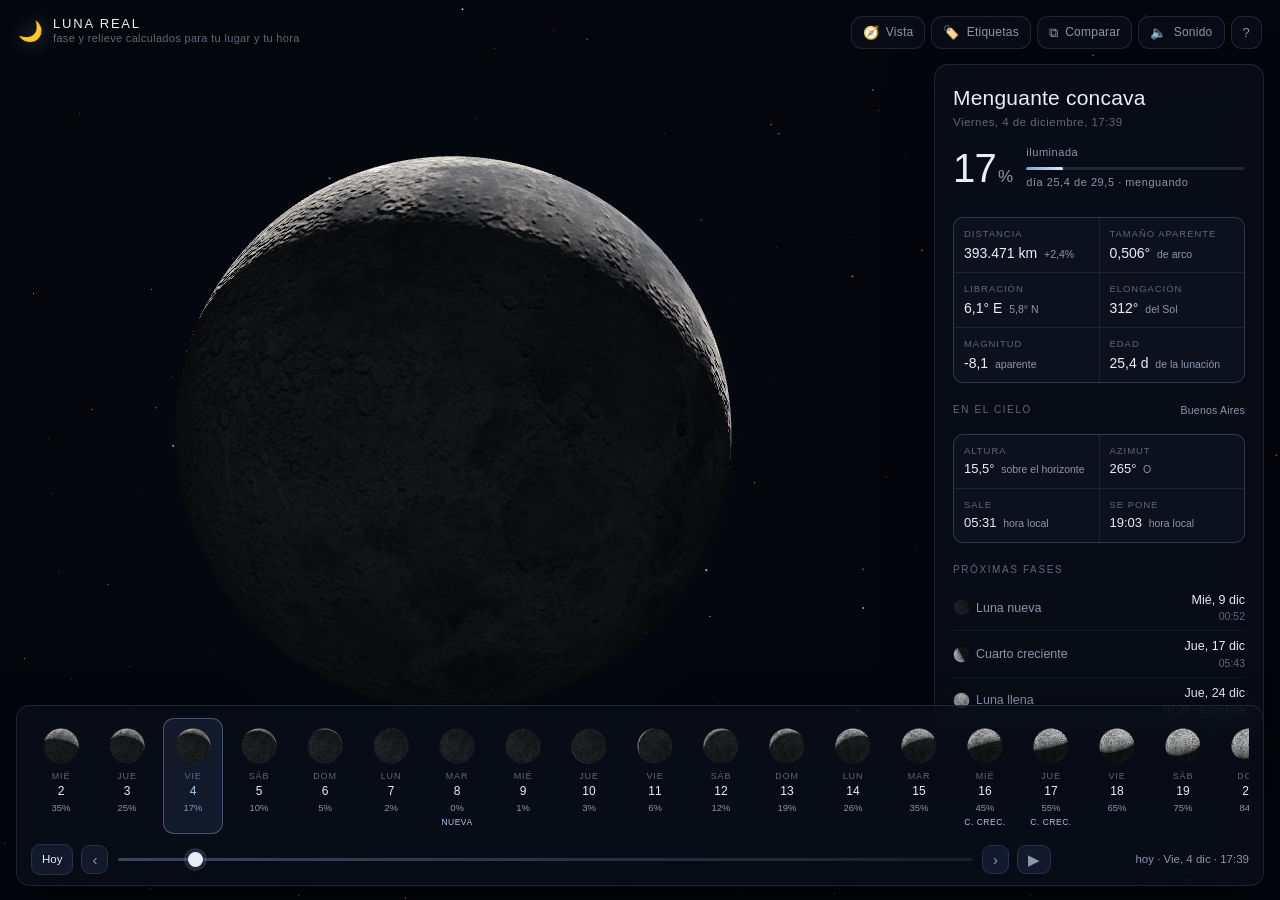
<file: luna/index.html>
<!DOCTYPE html>
<html lang="es">
<head>
<meta charset="UTF-8">
<meta name="viewport" content="width=device-width, initial-scale=1, viewport-fit=cover">
<meta name="theme-color" content="#04060c">
<title>Luna Real — visor lunar 3D</title>
<meta name="description" content="Visor lunar 3D con la fase, la libracion y la iluminacion calculadas para el instante y el lugar que elijas.">
<link rel="icon" href="data:image/svg+xml,<svg xmlns='http://www.w3.org/2000/svg' viewBox='0 0 100 100'><text y='.9em' font-size='90'>🌙</text></svg>">
<link rel="stylesheet" href="css/style.css">
</head>
<body>

<div id="stage">
  <div id="canvas-host"></div>
  <div id="labels" aria-hidden="true"></div>
  <div id="hint" class="hint">Arrastrá para girar · rueda para acercar · tocá un cráter</div>

  <header id="top">
    <div class="brand">
      <span class="brand-moon">🌙</span>
      <span class="brand-text">
        <strong>Luna Real</strong>
        <small id="brand-sub">fase y relieve calculados para tu lugar y tu hora</small>
      </span>
    </div>
    <nav class="tools">
      <button id="btn-view"    class="tool" title="Cambiar orientación de la vista"><span class="ico">🧭</span><span class="lbl">Vista</span></button>
      <button id="btn-labels"  class="tool" title="Mostrar nombres de mares y cráteres"><span class="ico">🏷️</span><span class="lbl">Etiquetas</span></button>
      <button id="btn-compare" class="tool" title="Comparar dos fechas"><span class="ico">⧉</span><span class="lbl">Comparar</span></button>
      <button id="btn-sound"   class="tool" title="Sonido ambiente"><span class="ico">🔈</span><span class="lbl">Sonido</span></button>
      <button id="btn-info"    class="tool" title="Acerca de"><span class="ico">?</span></button>
      <button id="btn-panel"   class="tool only-mobile" title="Datos"><span class="ico">📊</span></button>
    </nav>
  </header>

  <aside id="panel">
    <div class="panel-head">
      <div class="phase-name" id="phase-name">—</div>
      <div class="phase-sub"><span id="phase-when">—</span></div>
      <div class="illum-row">
        <div class="illum-big"><span id="illum">—</span><i>%</i></div>
        <div class="illum-meta">
          <div>iluminada</div>
          <div class="bar"><span id="illum-bar"></span></div>
          <div id="age">—</div>
        </div>
      </div>
      <div id="badges" class="badges"></div>
    </div>

    <div class="stats" id="stats"></div>

    <section class="block">
      <h3>En el cielo <small id="place-name">—</small></h3>
      <div class="stats compact" id="sky"></div>
    </section>

    <section class="block">
      <h3>Próximas fases</h3>
      <ul class="list" id="quarters"></ul>
    </section>

    <section class="block">
      <h3>Próximos eclipses</h3>
      <ul class="list" id="eclipses"></ul>
    </section>

    <section class="block">
      <h3>Ubicación</h3>
      <div class="loc-row">
        <select id="place-select"></select>
        <button id="btn-geo" class="mini" title="Usar mi ubicación">Usar mi ubicación</button>
      </div>
      <div class="loc-manual">
        <label>lat <input id="lat" type="number" step="0.01" min="-90" max="90"></label>
        <label>lon <input id="lon" type="number" step="0.01" min="-180" max="180"></label>
        <button id="btn-loc-apply" class="mini">Aplicar</button>
      </div>
      <p class="foot" id="hemi-note"></p>
    </section>

    <p class="credits">
      Órbita y fases: <b>astronomy-engine</b> · render: <b>three.js</b> ·
      mapas lunares derivados de mosaicos Clementine/USGS (NASA).
      Todo se calcula en tu navegador, sin conexión.
    </p>
  </aside>

  <div id="feature-card" class="card hidden">
    <button class="card-close" id="feature-close">×</button>
    <div class="card-kind" id="feature-kind"></div>
    <h4 id="feature-name"></h4>
    <div class="card-coords" id="feature-coords"></div>
    <p id="feature-text"></p>
  </div>

  <div id="tooltip" class="tooltip hidden"></div>

  <footer id="timeline">
    <div id="compare-chips" class="chips hidden">
      <button class="chip active" data-slot="a">A · <span id="chip-a">—</span></button>
      <button class="chip" data-slot="b">B · <span id="chip-b">—</span></button>
      <span class="chip-hint">elegí un extremo y movete por la línea de tiempo</span>
    </div>
    <div id="days" class="days"></div>
    <div class="scrub">
      <button id="btn-today" class="mini strong">Hoy</button>
      <button id="btn-prev" class="mini icon" title="Un día menos">‹</button>
      <input id="scrub" type="range" min="0" max="1000" value="0" step="1" aria-label="Línea de tiempo">
      <button id="btn-next" class="mini icon" title="Un día más">›</button>
      <button id="btn-play" class="mini icon" title="Animar el paso del tiempo">▶</button>
      <div id="stamp" class="stamp">—</div>
    </div>
  </footer>

  <div id="info" class="modal hidden">
    <div class="modal-box">
      <button class="card-close" id="info-close">×</button>
      <h2>🌙 Luna Real</h2>
      <p>La esfera no es una animación: es la Luna real iluminada por el Sol real.
         Para el instante que elegís se calculan la posición del Sol y de la Luna,
         la <b>libración</b> (ese leve cabeceo que nos deja espiar un poco más allá del borde)
         y el ángulo del eje lunar. Con eso se orienta la textura y se ilumina la
         esfera, así que el terminador —la línea entre luz y sombra— cae donde
         corresponde, con los cráteres proyectando sombra real.</p>
      <ul>
        <li><b>Arrastrar</b>: girás alrededor de la Luna y podés ver la cara oculta.</li>
        <li><b>Rueda o pellizco</b>: acercás hasta el detalle de los cráteres.</li>
        <li><b>Clic</b>: identifica mares, cráteres y sitios de alunizaje.</li>
        <li><b>Vista</b>: alterna entre cómo se ve desde tu ubicación (cenit arriba,
            por eso en el hemisferio sur la Luna se ve "al revés") y la orientación
            geocéntrica con el norte celeste arriba.</li>
        <li><b>Comparar</b>: dos fechas lado a lado, con la misma cámara.</li>
      </ul>
      <p class="foot">El brillo usa una BRDF de Lommel-Seeliger con pico de oposición:
         por eso la luna llena se ve como un disco plano y parejo, sin el degradé
         de una bola de billar, igual que en el cielo. La cara no iluminada recibe
         un poco de <b>luz cenicienta</b>, el reflejo de la Tierra.</p>
      <p class="foot">Cálculo astronómico: <a href="https://github.com/cosinekitty/astronomy" target="_blank" rel="noopener">astronomy-engine</a> (MIT).
         Render: <a href="https://threejs.org" target="_blank" rel="noopener">three.js</a> (MIT).
         Mapa de albedo y de relieve: texturas lunares de three.js y threex.planets,
         derivadas de mosaicos Clementine/USGS de la NASA.</p>
    </div>
  </div>

  <div id="fallback" class="modal hidden">
    <div class="modal-box">
      <h2>No se pudo iniciar WebGL</h2>
      <p>Este visor necesita WebGL para dibujar la esfera lunar. Probá con otro
         navegador o activá la aceleración por hardware. Los datos de fase y
         horarios igual se calculan y se muestran en el panel.</p>
    </div>
  </div>
</div>

<script src="vendor/three.min.js"></script>
<script src="vendor/astronomy.browser.min.js"></script>
<script src="js/textures.js"></script>
<script src="js/features.js"></script>
<script src="js/astro.js"></script>
<script src="js/disc.js"></script>
<script src="js/scene.js"></script>
<script src="js/audio.js"></script>
<script src="js/app.js"></script>
</body>
</html>
</file>
<file: luna/css/style.css>
/* Luna Real — panel de instrumentos sobre fondo negro.
   Sin tema claro a proposito: es un visor de cielo nocturno. */
:root{
  --bg:#04060c;
  --panel:rgba(11,16,28,.66);
  --panel-hi:rgba(24,33,52,.72);
  --border:rgba(150,180,230,.15);
  --border-hi:rgba(160,195,255,.34);
  --text:#e9eefa;
  --muted:#8a97ae;
  --dim:#5d687e;
  --accent:#a9c8f0;
  --accent-soft:rgba(140,180,240,.16);
  --warm:#e9c489;
  --hot:#e8908a;
  --radius:14px;
  --shadow:0 18px 46px rgba(0,0,0,.55);
  --mono:ui-monospace,SFMono-Regular,"SF Mono",Menlo,Consolas,monospace;
}
*{box-sizing:border-box;}
html,body{height:100%;}
body{
  margin:0; background:var(--bg); color:var(--text);
  font-family:-apple-system,BlinkMacSystemFont,"Segoe UI",Inter,Roboto,Helvetica,Arial,sans-serif;
  font-weight:400; line-height:1.45; overflow:hidden;
  -webkit-font-smoothing:antialiased;
  font-variant-numeric:tabular-nums;
}
button,input,select{font:inherit;color:inherit;}
a{color:var(--accent);}

#stage{position:fixed;inset:0;overflow:hidden;}
#canvas-host{position:absolute;inset:0;}
#canvas-host canvas{display:block;width:100%;height:100%;}

/* ---------- barra superior ---------- */
#top{
  position:absolute;top:0;left:0;right:0;z-index:6;
  display:flex;align-items:flex-start;justify-content:space-between;gap:16px;
  padding:16px 18px;pointer-events:none;
}
.brand{display:flex;align-items:center;gap:10px;pointer-events:none;}
.brand-moon{font-size:20px;filter:drop-shadow(0 0 10px rgba(160,200,255,.45));}
.brand-text{display:flex;flex-direction:column;line-height:1.25;}
.brand-text strong{font-weight:500;letter-spacing:.14em;text-transform:uppercase;font-size:13px;white-space:nowrap;}
.brand-text small{color:var(--dim);font-size:11px;letter-spacing:.03em;}
.tools{display:flex;gap:6px;flex-wrap:wrap;justify-content:flex-end;pointer-events:auto;}
.tool{
  display:inline-flex;align-items:center;gap:7px;
  padding:7px 11px;border-radius:11px;cursor:pointer;
  background:var(--panel);border:1px solid var(--border);
  backdrop-filter:blur(14px);-webkit-backdrop-filter:blur(14px);
  color:var(--muted);font-size:12px;letter-spacing:.02em;
  transition:color .16s,border-color .16s,background .16s,transform .16s;
}
.tool:hover{color:var(--text);border-color:var(--border-hi);}
.tool:active{transform:translateY(1px);}
.tool.on{color:#dce9ff;border-color:var(--border-hi);background:var(--panel-hi);
  box-shadow:0 0 0 1px rgba(150,190,255,.10) inset;}
.tool .ico{font-size:13px;line-height:1;}
.only-mobile{display:none;}

/* ---------- panel de datos ---------- */
#panel{
  position:absolute;right:16px;top:64px;width:330px;z-index:5;
  max-height:calc(100% - 64px - 172px);
  overflow-y:auto;overscroll-behavior:contain;
  padding:18px;border-radius:var(--radius);
  background:var(--panel);border:1px solid var(--border);
  backdrop-filter:blur(18px);-webkit-backdrop-filter:blur(18px);
  box-shadow:var(--shadow);
}
#panel::-webkit-scrollbar{width:8px;}
#panel::-webkit-scrollbar-thumb{background:rgba(150,180,230,.18);border-radius:8px;}
#panel::-webkit-scrollbar-track{background:transparent;}

.phase-name{font-size:21px;font-weight:300;letter-spacing:.01em;}
.phase-sub{color:var(--dim);font-size:11.5px;letter-spacing:.04em;margin-top:1px;}
.illum-row{display:flex;align-items:center;gap:14px;margin:14px 0 4px;}
.illum-big{font-size:40px;font-weight:200;line-height:1;letter-spacing:-.02em;}
.illum-big i{font-size:17px;font-style:normal;color:var(--muted);margin-left:2px;}
.illum-meta{font-size:11px;color:var(--muted);letter-spacing:.05em;text-transform:lowercase;flex:1;}
.bar{height:3px;border-radius:3px;background:rgba(150,180,230,.16);margin:6px 0 5px;overflow:hidden;}
.bar span{display:block;height:100%;width:0;border-radius:3px;
  background:linear-gradient(90deg,#7ea3d8,#dfe9fb);transition:width .35s ease;}
.badges{display:flex;flex-wrap:wrap;gap:6px;margin-top:10px;}
.badge{font-size:10.5px;letter-spacing:.08em;text-transform:uppercase;
  padding:3px 8px;border-radius:20px;border:1px solid var(--border-hi);color:var(--accent);}
.badge.warm{color:var(--warm);border-color:rgba(233,196,137,.42);}
.badge.hot{color:var(--hot);border-color:rgba(232,144,138,.42);}

.stats{display:grid;grid-template-columns:1fr 1fr;gap:1px;margin-top:16px;
  background:var(--border);border:1px solid var(--border);border-radius:10px;overflow:hidden;}
.stats .cell{background:rgba(8,12,22,.72);padding:9px 10px;}
.stats .k{font-size:9.5px;letter-spacing:.1em;text-transform:uppercase;color:var(--dim);}
.stats .v{font-size:14px;font-weight:300;margin-top:2px;}
.stats .v small{color:var(--muted);font-size:10.5px;margin-left:3px;}
.stats.compact .v{font-size:13px;}

.block{margin-top:20px;}
.block h3{margin:0 0 8px;font-size:10px;letter-spacing:.16em;text-transform:uppercase;
  color:var(--dim);font-weight:500;display:flex;justify-content:space-between;gap:8px;}
.block h3 small{color:var(--muted);letter-spacing:.02em;text-transform:none;font-size:10.5px;font-weight:400;}
.list{list-style:none;margin:0;padding:0;font-size:12.5px;}
.list li{display:flex;justify-content:space-between;gap:10px;padding:6px 0;
  border-bottom:1px solid rgba(150,180,230,.08);}
.list li:last-child{border-bottom:0;}
.list .lk{color:var(--muted);display:flex;align-items:center;gap:6px;}
.list .lv{color:var(--text);text-align:right;white-space:nowrap;}
.list .lv em{font-style:normal;color:var(--dim);display:block;font-size:10.5px;}
.dot{width:14px;text-align:center;font-size:12px;}

.loc-row{display:flex;gap:6px;}
.loc-row select{flex:1;min-width:0;background:rgba(8,12,22,.8);border:1px solid var(--border);
  border-radius:9px;padding:6px 8px;font-size:12px;color:var(--text);}
.loc-manual{display:flex;gap:6px;margin-top:6px;align-items:center;}
.loc-manual label{font-size:10px;color:var(--dim);display:flex;align-items:center;gap:4px;flex:1;}
.loc-manual input{width:100%;min-width:0;background:rgba(8,12,22,.8);border:1px solid var(--border);
  border-radius:8px;padding:5px 6px;font-size:11.5px;font-family:var(--mono);}
.mini{background:var(--panel-hi);border:1px solid var(--border);border-radius:9px;
  padding:6px 10px;font-size:11.5px;color:var(--muted);cursor:pointer;white-space:nowrap;
  transition:color .16s,border-color .16s;}
.mini:hover{color:var(--text);border-color:var(--border-hi);}
.mini.strong{color:var(--text);}
.mini.icon{padding:6px 10px;font-size:15px;line-height:1;}
.foot{font-size:11px;color:var(--dim);margin:8px 0 0;}
.credits{font-size:10.5px;color:var(--dim);margin:20px 0 0;line-height:1.55;
  border-top:1px solid rgba(150,180,230,.1);padding-top:12px;}
.credits b{color:var(--muted);font-weight:500;}

/* ---------- linea de tiempo ---------- */
#timeline{
  position:absolute;left:16px;right:16px;bottom:14px;z-index:6;
  padding:12px 14px 10px;border-radius:var(--radius);
  background:var(--panel);border:1px solid var(--border);
  backdrop-filter:blur(18px);-webkit-backdrop-filter:blur(18px);
  box-shadow:var(--shadow);
}
.days{display:flex;gap:6px;overflow-x:auto;padding-bottom:8px;scroll-behavior:smooth;}
.days::-webkit-scrollbar{height:6px;}
.days::-webkit-scrollbar-thumb{background:rgba(150,180,230,.18);border-radius:6px;}
.day{
  flex:0 0 auto;width:60px;padding:7px 4px 6px;border-radius:11px;cursor:pointer;
  text-align:center;border:1px solid transparent;background:transparent;
  transition:background .16s,border-color .16s,transform .16s;
}
.day:hover{background:rgba(150,180,230,.07);}
.day.sel{background:var(--panel-hi);border-color:var(--border-hi);}
.day.today .dnum{color:var(--accent);}
.day canvas{display:block;margin:0 auto 4px;}
.day .dw{font-size:9px;letter-spacing:.1em;text-transform:uppercase;color:var(--dim);}
.day .dnum{font-size:12px;font-weight:300;}
.day .dpc{font-size:9.5px;color:var(--muted);}
.day .dev{font-size:8.5px;letter-spacing:.06em;text-transform:uppercase;color:var(--accent);
  margin-top:2px;height:11px;overflow:hidden;white-space:nowrap;}
.day .dev.ecl{color:var(--warm);}

.scrub{display:flex;align-items:center;gap:8px;margin-top:2px;}
#scrub{
  -webkit-appearance:none;appearance:none;flex:1;height:22px;background:transparent;cursor:pointer;
}
#scrub::-webkit-slider-runnable-track{height:3px;border-radius:3px;
  background:linear-gradient(90deg,rgba(150,180,230,.35),rgba(150,180,230,.12));}
#scrub::-moz-range-track{height:3px;border-radius:3px;background:rgba(150,180,230,.25);}
#scrub::-webkit-slider-thumb{-webkit-appearance:none;appearance:none;width:15px;height:15px;
  border-radius:50%;background:#e6eefb;margin-top:-6px;border:0;
  box-shadow:0 0 0 4px rgba(160,195,255,.16),0 2px 8px rgba(0,0,0,.5);}
#scrub::-moz-range-thumb{width:15px;height:15px;border-radius:50%;background:#e6eefb;border:0;
  box-shadow:0 0 0 4px rgba(160,195,255,.16);}
.stamp{font-size:11.5px;color:var(--muted);min-width:190px;text-align:right;
  font-variant-numeric:tabular-nums;}

.chips{display:flex;align-items:center;gap:8px;margin-bottom:9px;flex-wrap:wrap;}
.chip{background:rgba(8,12,22,.7);border:1px solid var(--border);border-radius:20px;
  padding:4px 12px;font-size:11.5px;color:var(--muted);cursor:pointer;}
.chip.active{color:var(--text);border-color:var(--border-hi);background:var(--panel-hi);}
.chip-hint{font-size:10.5px;color:var(--dim);}

/* ---------- etiquetas y tooltips ---------- */
#labels{position:absolute;inset:0;z-index:4;pointer-events:none;}
.flabel{position:absolute;transform:translate(-50%,-50%);white-space:nowrap;
  font-size:10.5px;letter-spacing:.05em;color:rgba(226,236,252,.9);
  text-shadow:0 1px 6px rgba(0,0,0,.95),0 0 14px rgba(0,0,0,.8);
  display:flex;align-items:center;gap:5px;pointer-events:none;will-change:transform,opacity;}
.flabel .pin{width:5px;height:5px;border-radius:50%;background:rgba(200,222,255,.85);
  box-shadow:0 0 6px rgba(160,200,255,.8);flex:0 0 auto;}
.flabel.landing .pin{background:var(--warm);box-shadow:0 0 6px rgba(233,196,137,.9);}
.flabel.mare{color:rgba(190,210,240,.78);letter-spacing:.12em;text-transform:uppercase;font-size:9.5px;}
.tooltip{position:absolute;z-index:8;pointer-events:none;padding:5px 9px;border-radius:8px;
  font-size:11.5px;background:rgba(10,15,26,.94);border:1px solid var(--border-hi);
  color:var(--text);transform:translate(-50%,-140%);white-space:nowrap;box-shadow:var(--shadow);}

#feature-card{position:absolute;left:16px;bottom:172px;z-index:7;width:308px;max-width:calc(100% - 32px);
  padding:15px 16px;border-radius:var(--radius);background:var(--panel);
  border:1px solid var(--border-hi);backdrop-filter:blur(18px);-webkit-backdrop-filter:blur(18px);
  box-shadow:var(--shadow);}
.card-kind{font-size:9.5px;letter-spacing:.16em;text-transform:uppercase;color:var(--dim);}
#feature-card h4{margin:3px 0 2px;font-size:16px;font-weight:400;}
.card-coords{font-family:var(--mono);font-size:10.5px;color:var(--accent);margin-bottom:8px;}
#feature-card p{margin:0;font-size:12.5px;color:#c7d2e4;line-height:1.5;}
.card-close{position:absolute;top:8px;right:9px;background:none;border:0;color:var(--dim);
  font-size:19px;line-height:1;cursor:pointer;padding:2px 5px;}
.card-close:hover{color:var(--text);}

.hint{position:absolute;left:50%;top:62px;transform:translateX(-50%);z-index:5;
  font-size:11px;color:var(--dim);letter-spacing:.06em;pointer-events:none;
  transition:opacity .8s ease;text-shadow:0 1px 8px #000;}
.hint.gone{opacity:0;}

/* linea divisoria del modo comparar */
body.comparing #stage::after{
  content:'';position:absolute;left:var(--split-x,50%);top:0;bottom:0;width:1px;z-index:3;
  background:linear-gradient(180deg,transparent,rgba(160,195,255,.28) 22%,rgba(160,195,255,.28) 78%,transparent);
  pointer-events:none;
}

/* ---------- modal ---------- */
.modal{position:absolute;inset:0;z-index:20;display:flex;align-items:center;justify-content:center;
  background:rgba(2,4,9,.72);backdrop-filter:blur(6px);-webkit-backdrop-filter:blur(6px);padding:20px;}
.modal-box{position:relative;max-width:560px;max-height:82vh;overflow-y:auto;padding:26px 28px;
  border-radius:18px;background:rgba(10,15,26,.96);border:1px solid var(--border);box-shadow:var(--shadow);}
.modal-box h2{margin:0 0 12px;font-size:18px;font-weight:400;letter-spacing:.02em;}
.modal-box p{font-size:13px;color:#c2cddf;line-height:1.62;}
.modal-box ul{font-size:13px;color:#c2cddf;line-height:1.6;padding-left:18px;}
.modal-box li{margin-bottom:5px;}
.modal-box .foot{font-size:11.5px;color:var(--dim);line-height:1.6;}
.hidden{display:none !important;}

/* ---------- responsive ---------- */
@media (max-width:900px){
  .tool .lbl{display:none;}
  .tool{padding:7px 9px;}
  .tools{gap:4px;}
  .only-mobile{display:inline-flex;}
  #panel{
    left:12px;right:12px;width:auto;top:auto;bottom:186px;
    max-height:56vh;transition:transform .28s cubic-bezier(.2,.8,.3,1);
    transform:translateY(calc(100% + 210px));
  }
  #panel.open{transform:translateY(0);}
  #feature-card{left:12px;right:12px;width:auto;bottom:196px;}
  .hint{top:62px;font-size:10px;max-width:78vw;text-align:center;line-height:1.4;}
  #timeline{left:10px;right:10px;bottom:10px;padding:10px 10px 8px;}
  .stamp{min-width:0;font-size:10.5px;}
  .day{width:52px;}
  .brand-text small{display:none;}
}
@media (max-width:430px){
  .brand-text{display:none;}
}
@media (max-width:520px){
  .chip-hint{display:none;}
  #btn-play,#btn-prev,#btn-next{display:none;}
}
</file>
